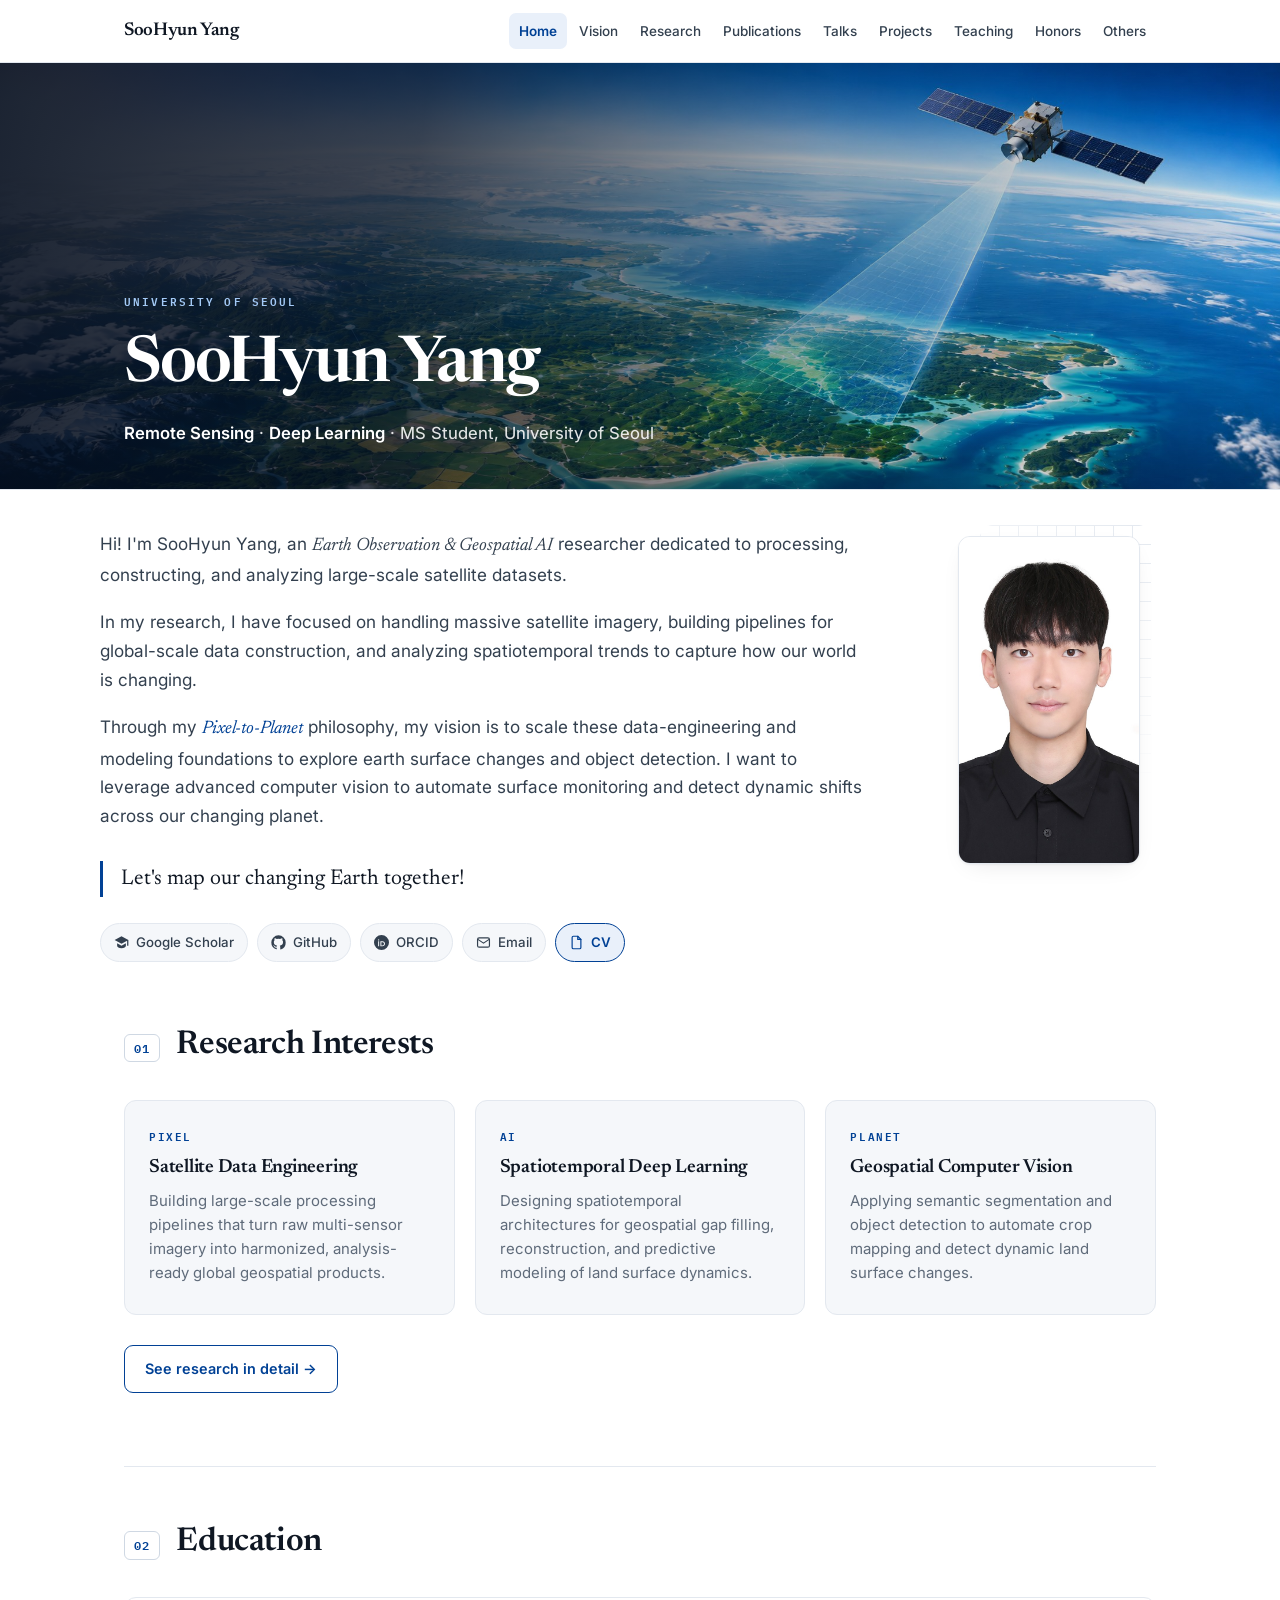
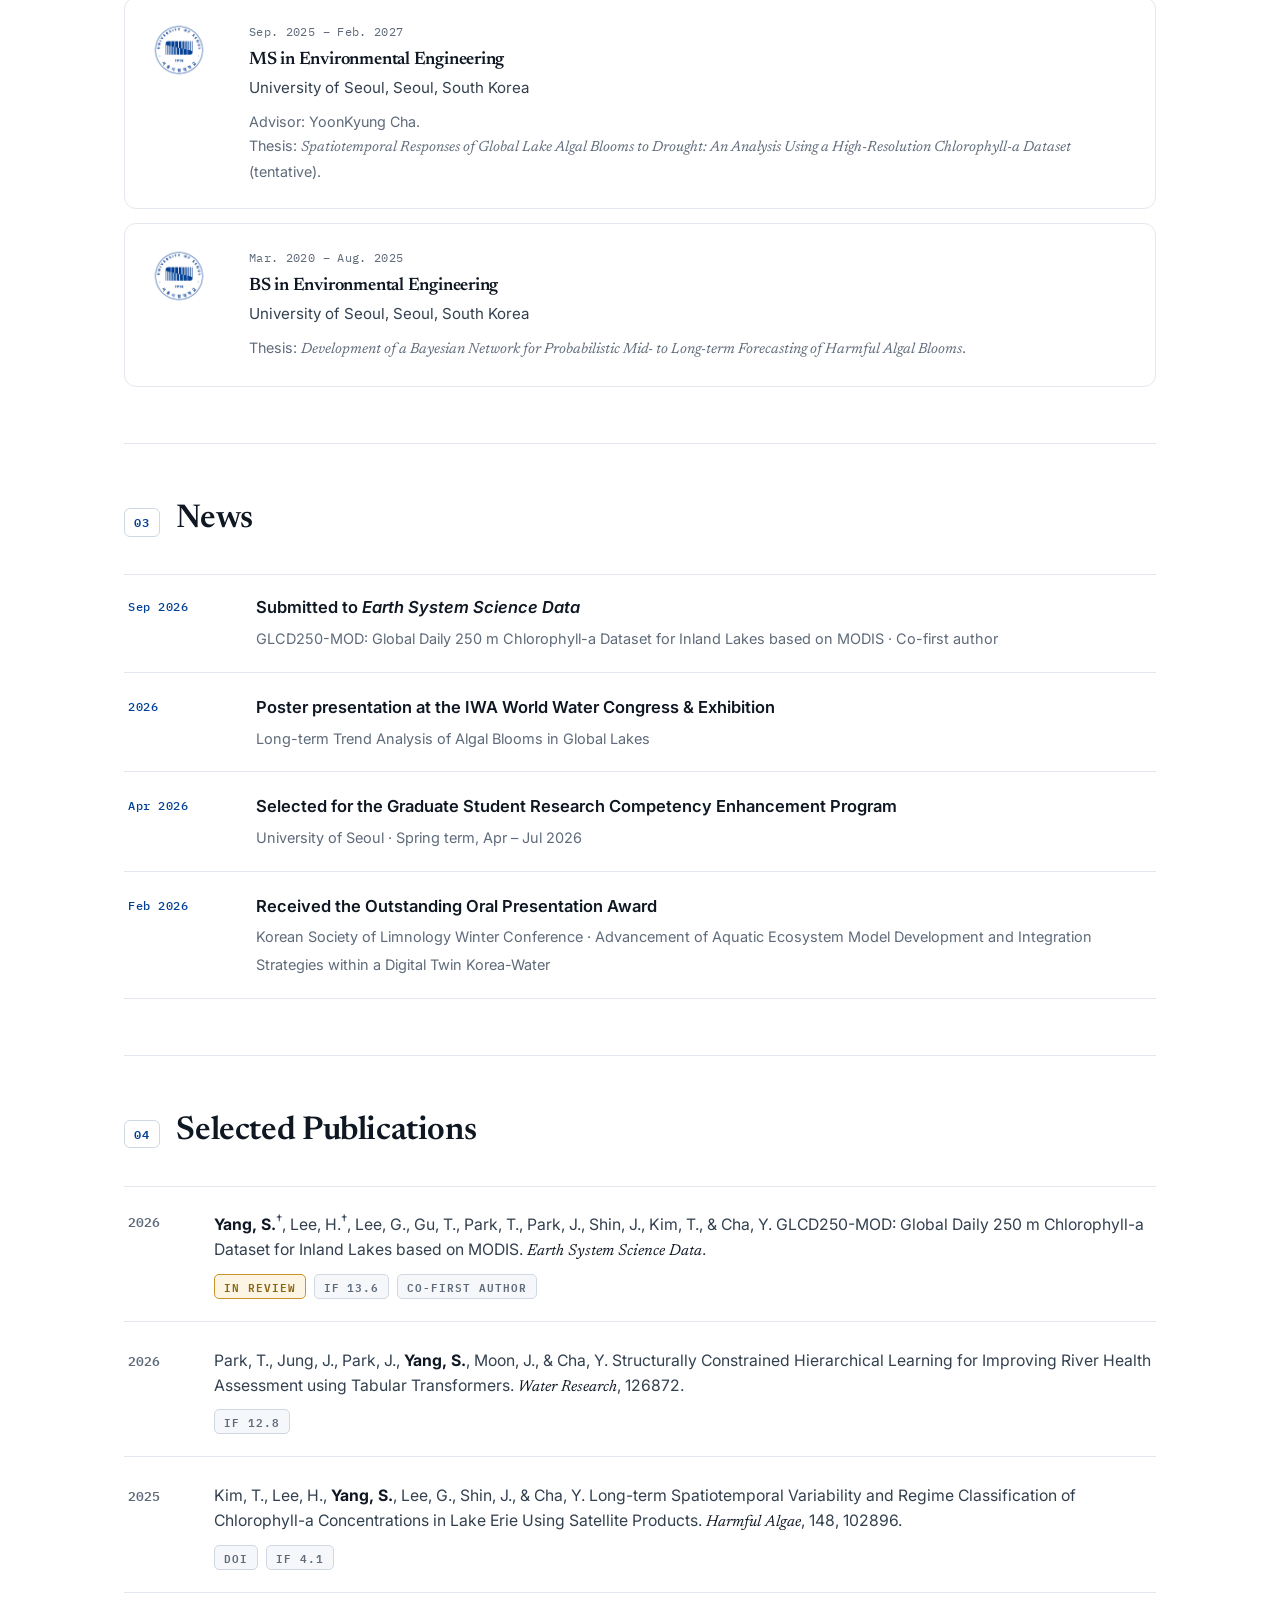
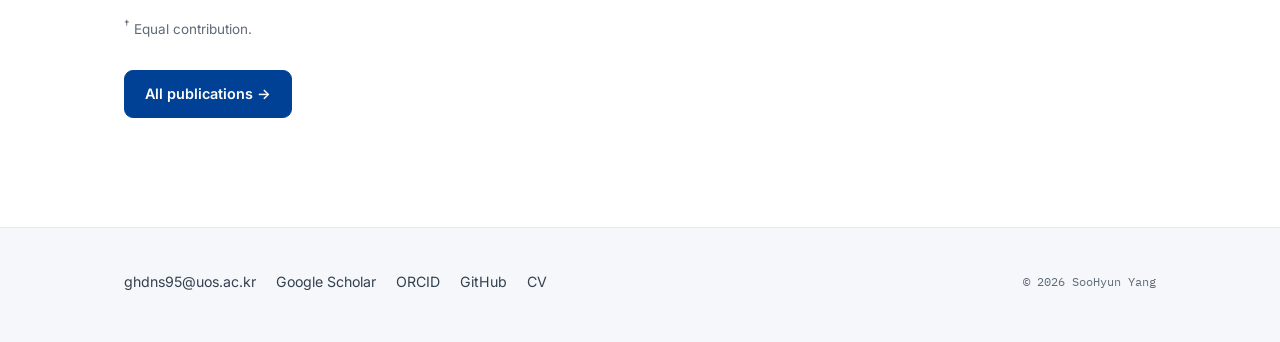
<file: index.html>
<!DOCTYPE html>
<html lang="en">
<head>
<meta charset="UTF-8">
<meta name="viewport" content="width=device-width, initial-scale=1.0">
<title>SooHyun Yang — Earth Observation &amp; Geospatial AI</title>
<meta name="description" content="SooHyun Yang — MS student in Environmental Engineering at the University of Seoul, working on Earth observation, geospatial AI, and global lake water quality from satellite imagery.">
<meta name="author" content="SooHyun Yang">
<link rel="canonical" href="https://yang-soohyun.github.io/Intro_YSH/index.html">

<meta property="og:type" content="website">
<meta property="og:site_name" content="SooHyun Yang">
<meta property="og:title" content="SooHyun Yang — Earth Observation &amp; Geospatial AI">
<meta property="og:description" content="MS student in Environmental Engineering at the University of Seoul. Reconstructing, monitoring, and forecasting coupled land–water dynamics from space.">
<meta property="og:url" content="https://yang-soohyun.github.io/Intro_YSH/index.html">
<meta property="og:image" content="https://yang-soohyun.github.io/Intro_YSH/figures/og-image.jpg">
<meta property="og:image:width" content="1200">
<meta property="og:image:height" content="630">
<meta property="og:image:alt" content="SooHyun Yang — Earth Observation &amp; Geospatial AI, University of Seoul">
<meta name="twitter:card" content="summary_large_image">
<meta name="twitter:title" content="SooHyun Yang — Earth Observation &amp; Geospatial AI">
<meta name="twitter:description" content="MS student in Environmental Engineering at the University of Seoul. Reconstructing, monitoring, and forecasting coupled land–water dynamics from space.">
<meta name="twitter:image" content="https://yang-soohyun.github.io/Intro_YSH/figures/og-image.jpg">

<link rel="icon" href="figures/favicon.ico" sizes="any">
<link rel="icon" type="image/png" sizes="32x32" href="figures/favicon-32.png">
<link rel="icon" type="image/png" sizes="16x16" href="figures/favicon-16.png">
<link rel="apple-touch-icon" href="figures/apple-touch-icon.png">

<link rel="preconnect" href="https://fonts.googleapis.com">
<link rel="preconnect" href="https://fonts.gstatic.com" crossorigin>
<link href="https://fonts.googleapis.com/css2?family=IBM+Plex+Mono:wght@400;500;600&family=Inter:wght@400;450;500;600;700;750&family=Newsreader:ital,opsz,wght@0,6..72,400..700;1,6..72,400..600&display=swap" rel="stylesheet">
<link rel="stylesheet" href="css/style.css">
</head>
<body>
<a class="skip" href="#main">Skip to content</a>

<header class="nav">
  <div class="nav__in">
    <a class="nav__brand" href="index.html">SooHyun Yang</a>
    <button class="iconbtn nav__burger" data-menu-toggle aria-expanded="false" aria-controls="nav-links" aria-label="Open menu">
      <svg viewBox="0 0 24 24" width="19" height="19" fill="none" stroke="currentColor" stroke-width="2" stroke-linecap="round"><path d="M3 6h18M3 12h18M3 18h18"/></svg>
    </button>
    <ul class="nav__links" id="nav-links">
      <li><a href="index.html">Home</a></li>
      <li><a href="vision.html">Vision</a></li>
      <li><a href="research.html">Research</a></li>
      <li><a href="publications.html">Publications</a></li>
      <li><a href="talks.html">Talks</a></li>
      <li><a href="projects.html">Projects</a></li>
      <li><a href="teaching.html">Teaching</a></li>
      <li><a href="honors.html">Honors</a></li>
      <li><a href="others.html">Others</a></li>
    </ul>
  </div>
</header>

<main id="main">

  <!-- ================= HERO BANNER ================= -->
  <section class="banner">
    <img class="banner__img" src="figures/hero-earth.jpg"
         alt="Satellite observing Earth's land and coastal waters from orbit" width="1672" height="941">
    <div class="banner__in wrap">
      <p class="hero__eyebrow">University of Seoul</p>
      <h1>SooHyun Yang</h1>
      <p class="hero__tagline"><b>Remote Sensing</b> &middot; <b>Deep Learning</b> &middot; MS Student, University of Seoul</p>
    </div>
  </section>

  <!-- ================= INTRO ================= -->
  <section class="intro wrap">
    <div class="intro__grid">
      <div class="intro__body">
        <p>Hi! I'm SooHyun Yang, an <em>Earth Observation &amp; Geospatial AI</em> researcher dedicated to processing, constructing, and analyzing large-scale satellite datasets.</p>
        <p>In my research, I have focused on handling massive satellite imagery, building pipelines for global-scale data construction, and analyzing spatiotemporal trends to capture how our world is changing.</p>
        <p>Through my <a href="vision.html"><em>Pixel-to-Planet</em></a> philosophy, my vision is to scale these data-engineering and modeling foundations to explore earth surface changes and object detection. I want to leverage advanced computer vision to automate surface monitoring and detect dynamic shifts across our changing planet.</p>
        <p class="intro__kicker">Let's map our changing Earth together!</p>
        <ul class="social">
          <li><a href="https://scholar.google.com/citations?user=oVDOTsUAAAAJ&amp;hl=en" target="_blank" rel="noopener" title="Google Scholar">
            <svg viewBox="0 0 24 24" fill="currentColor" aria-hidden="true"><path d="M12 2 1 8l11 6 9-4.9V17h2V8L12 2zM5 13.2V17c0 2.2 3.1 4 7 4s7-1.8 7-4v-3.8l-7 3.8-7-3.8z"/></svg>Google Scholar</a></li>
          <li><a href="https://github.com/Yang-SooHyun" target="_blank" rel="noopener" title="GitHub">
            <svg viewBox="0 0 24 24" fill="currentColor" aria-hidden="true"><path d="M12 .5A11.5 11.5 0 0 0 .5 12a11.5 11.5 0 0 0 7.9 10.9c.6.1.8-.2.8-.6v-2c-3.2.7-3.9-1.5-3.9-1.5-.5-1.3-1.3-1.7-1.3-1.7-1-.7.1-.7.1-.7 1.1.1 1.7 1.2 1.7 1.2 1 1.7 2.7 1.2 3.3.9.1-.7.4-1.2.7-1.5-2.6-.3-5.3-1.3-5.3-5.7 0-1.3.5-2.3 1.2-3.1-.1-.3-.5-1.5.1-3.1 0 0 1-.3 3.2 1.2a11 11 0 0 1 5.8 0c2.2-1.5 3.2-1.2 3.2-1.2.6 1.6.2 2.8.1 3.1.8.8 1.2 1.8 1.2 3.1 0 4.4-2.7 5.4-5.3 5.7.4.4.8 1.1.8 2.2v3.3c0 .4.2.7.8.6A11.5 11.5 0 0 0 23.5 12 11.5 11.5 0 0 0 12 .5z"/></svg>GitHub</a></li>
          <li><a href="https://orcid.org/0009-0007-9142-8131" target="_blank" rel="noopener" title="ORCID">
            <svg viewBox="0 0 24 24" fill="currentColor" aria-hidden="true"><path d="M12 0a12 12 0 1 0 0 24 12 12 0 0 0 0-24zM7.4 6.8a1 1 0 1 1 0 2 1 1 0 0 1 0-2zm-.8 3.1h1.6v8.1H6.6V9.9zm3.6 0h3.1c3 0 4.3 2.1 4.3 4.1 0 2.1-1.7 4-4.3 4h-3.1V9.9zm1.6 1.5v5.2h1.4c1.9 0 2.8-1.2 2.8-2.6 0-1.5-.9-2.6-2.8-2.6h-1.4z"/></svg>ORCID</a></li>
          <li><a href="mailto:ghdns95@uos.ac.kr" title="Email">
            <svg viewBox="0 0 24 24" fill="none" stroke="currentColor" stroke-width="1.9" aria-hidden="true"><rect x="2.5" y="4.5" width="19" height="15" rx="2.5"/><path d="m3 7 9 6 9-6"/></svg>Email</a></li>
          <li><a class="is-cv" href="assets/CV_SooHyun_Yang_2026-10-12.pdf" target="_blank" rel="noopener" title="Curriculum Vitae (PDF)">
            <svg viewBox="0 0 24 24" fill="none" stroke="currentColor" stroke-width="1.9" stroke-linecap="round" stroke-linejoin="round" aria-hidden="true"><path d="M14 2H7a2 2 0 0 0-2 2v16a2 2 0 0 0 2 2h10a2 2 0 0 0 2-2V7z"/><path d="M14 2v5h5"/></svg>CV</a></li>
        </ul>
      </div>
      <figure class="portrait">
        <img src="figures/profile.jpg" alt="Portrait of SooHyun Yang" width="262" height="328">
      </figure>
    </div>
  </section>

  <div class="wrap">

    <!-- ================= 01 RESEARCH INTERESTS ================= -->
    <section class="section" id="interests">
      <div class="section__head">
        <span class="section__num">01</span>
        <h2>Research Interests</h2>
      </div>
      <div class="cards">
        <article class="card">
          <span class="card__tag">Pixel</span>
          <h3>Satellite Data Engineering</h3>
          <p>Building large-scale processing pipelines that turn raw multi-sensor imagery into harmonized, analysis-ready global geospatial products.</p>
        </article>
        <article class="card">
          <span class="card__tag">AI</span>
          <h3>Spatiotemporal Deep Learning</h3>
          <p>Designing spatiotemporal architectures for geospatial gap filling, reconstruction, and predictive modeling of land surface dynamics.</p>
        </article>
        <article class="card">
          <span class="card__tag">Planet</span>
          <h3>Geospatial Computer Vision</h3>
          <p>Applying semantic segmentation and object detection to automate crop mapping and detect dynamic land surface changes.</p>
        </article>
      </div>
      <p class="more"><a class="btn btn--ghost" href="research.html">See research in detail →</a></p>
    </section>

    <!-- ================= 02 EDUCATION ================= -->
    <section class="section" id="education">
      <div class="section__head">
        <span class="section__num">02</span>
        <h2>Education</h2>
      </div>
      <ol class="edu">
        <li>
          <img class="edu__logo" src="figures/logo-uos.png" alt="University of Seoul emblem" width="56" height="56" loading="lazy">
          <div>
            <p class="edu__date">Sep. 2025 – Feb. 2027</p>
            <h3>MS in Environmental Engineering</h3>
            <p class="edu__school">University of Seoul, Seoul, South Korea</p>
            <p class="edu__meta">Advisor: YoonKyung Cha.<br>
              Thesis: <em>Spatiotemporal Responses of Global Lake Algal Blooms to Drought: An Analysis Using a High-Resolution Chlorophyll-a Dataset</em> (tentative).</p>
          </div>
        </li>
        <li>
          <img class="edu__logo" src="figures/logo-uos.png" alt="University of Seoul emblem" width="56" height="56" loading="lazy">
          <div>
            <p class="edu__date">Mar. 2020 – Aug. 2025</p>
            <h3>BS in Environmental Engineering</h3>
            <p class="edu__school">University of Seoul, Seoul, South Korea</p>
            <p class="edu__meta">Thesis: <em>Development of a Bayesian Network for Probabilistic Mid- to Long-term Forecasting of Harmful Algal Blooms</em>.</p>
          </div>
        </li>
      </ol>
    </section>

    <!-- ================= 03 NEWS ================= -->
    <section class="section" id="news">
      <div class="section__head">
        <span class="section__num">03</span>
        <h2>News</h2>
      </div>
      <ul class="news">
        <li>
          <span class="news__date">Sep 2026</span>
          <div class="news__body">
            <strong>Submitted to <i>Earth System Science Data</i></strong>
            <span>GLCD250-MOD: Global Daily 250 m Chlorophyll-a Dataset for Inland Lakes based on MODIS · Co-first author</span>
          </div>
        </li>
        <li>
          <!-- TODO: replace "2026" with the actual month once the congress dates are confirmed -->
          <span class="news__date">2026</span>
          <div class="news__body">
            <strong>Poster presentation at the IWA World Water Congress &amp; Exhibition</strong>
            <span>Long-term Trend Analysis of Algal Blooms in Global Lakes</span>
          </div>
        </li>
        <li>
          <span class="news__date">Apr 2026</span>
          <div class="news__body">
            <strong>Selected for the Graduate Student Research Competency Enhancement Program</strong>
            <span>University of Seoul · Spring term, Apr – Jul 2026</span>
          </div>
        </li>
        <li>
          <span class="news__date">Feb 2026</span>
          <div class="news__body">
            <strong>Received the Outstanding Oral Presentation Award</strong>
            <span>Korean Society of Limnology Winter Conference · Advancement of Aquatic Ecosystem Model Development and Integration Strategies within a Digital Twin Korea-Water</span>
          </div>
        </li>
      </ul>
    </section>

    <!-- ================= 04 SELECTED PUBLICATIONS ================= -->
    <section class="section" id="publications">
      <div class="section__head">
        <span class="section__num">04</span>
        <h2>Selected Publications</h2>
      </div>
      <ol class="pubs">
        <li>
          <span class="pubs__year">2026</span>
          <div class="pubs__body">
            <span class="me">Yang, S.</span><sup>†</sup>, Lee, H.<sup>†</sup>, Lee, G., Gu, T., Park, T., Park, J., Shin, J., Kim, T., &amp; Cha, Y.
            GLCD250-MOD: Global Daily 250 m Chlorophyll-a Dataset for Inland Lakes based on MODIS.
            <span class="venue">Earth System Science Data</span>.
            <span class="pubs__links">
              <span class="chip chip--review">In review</span>
              <span class="chip">IF 13.6</span>
              <span class="chip">Co-first author</span>
            </span>
          </div>
        </li>
        <li>
          <span class="pubs__year">2026</span>
          <div class="pubs__body">
            Park, T., Jung, J., Park, J., <span class="me">Yang, S.</span>, Moon, J., &amp; Cha, Y.
            Structurally Constrained Hierarchical Learning for Improving River Health Assessment using Tabular Transformers.
            <span class="venue">Water Research</span>, 126872.
            <span class="pubs__links">
              <span class="chip">IF 12.8</span>
            </span>
          </div>
        </li>
        <li>
          <span class="pubs__year">2025</span>
          <div class="pubs__body">
            Kim, T., Lee, H., <span class="me">Yang, S.</span>, Lee, G., Shin, J., &amp; Cha, Y.
            Long-term Spatiotemporal Variability and Regime Classification of Chlorophyll-a Concentrations in Lake Erie Using Satellite Products.
            <span class="venue">Harmful Algae</span>, 148, 102896.
            <span class="pubs__links">
              <a class="chip" href="https://doi.org/10.1016/j.hal.2025.102896" target="_blank" rel="noopener">DOI</a>
              <span class="chip">IF 4.1</span>
            </span>
          </div>
        </li>
      </ol>
      <p class="footnote"><sup>†</sup> Equal contribution.</p>
      <p class="more"><a class="btn" href="publications.html">All publications →</a></p>
    </section>

  </div>
</main>

<footer class="foot">
  <div class="wrap foot__grid">
    <ul class="foot__links">
      <li><a href="mailto:ghdns95@uos.ac.kr">ghdns95@uos.ac.kr</a></li>
      <li><a href="https://scholar.google.com/citations?user=oVDOTsUAAAAJ&amp;hl=en" target="_blank" rel="noopener">Google Scholar</a></li>
      <li><a href="https://orcid.org/0009-0007-9142-8131" target="_blank" rel="noopener">ORCID</a></li>
      <li><a href="https://github.com/Yang-SooHyun" target="_blank" rel="noopener">GitHub</a></li>
      <li><a href="assets/CV_SooHyun_Yang_2026-08-24.pdf" target="_blank" rel="noopener">CV</a></li>
    </ul>
    <p class="foot__copy">© 2026 SooHyun Yang</p>
  </div>
</footer>

<script src="js/main.js"></script>
</body>
</html>
</file>
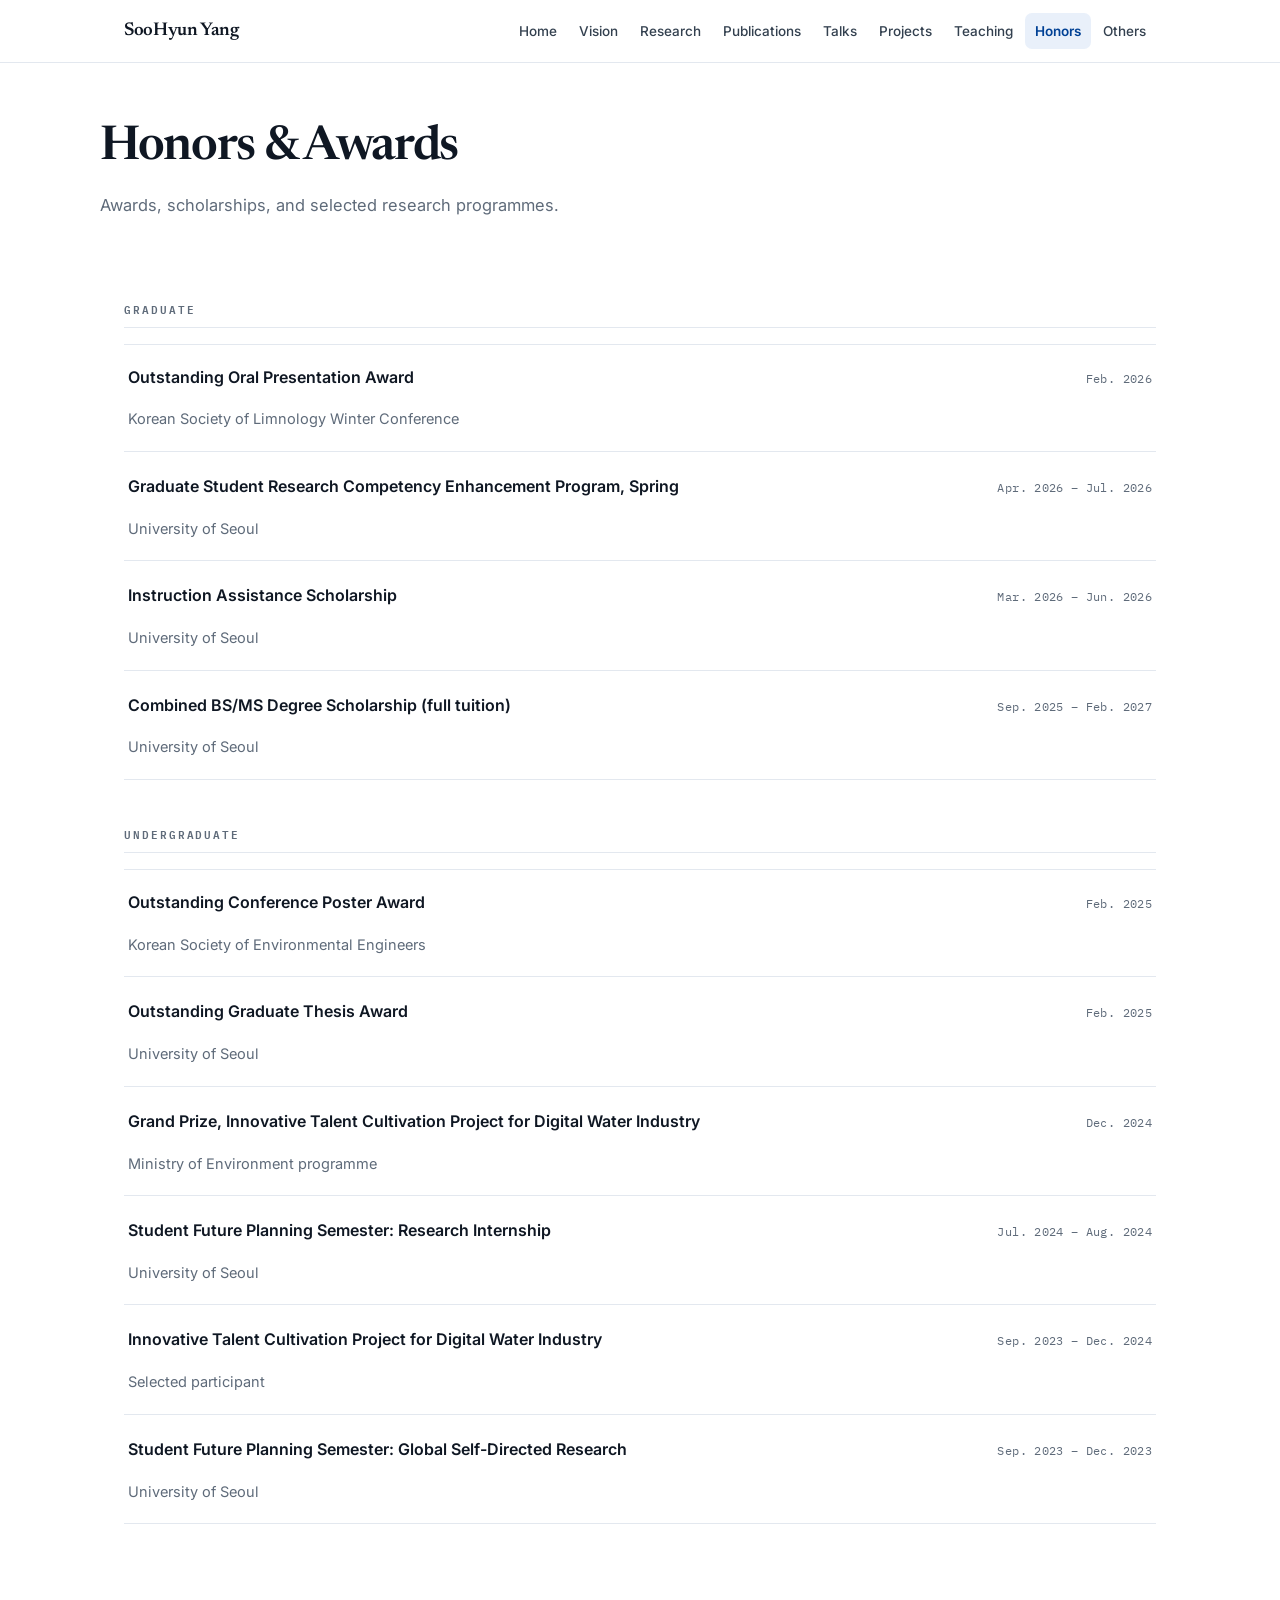
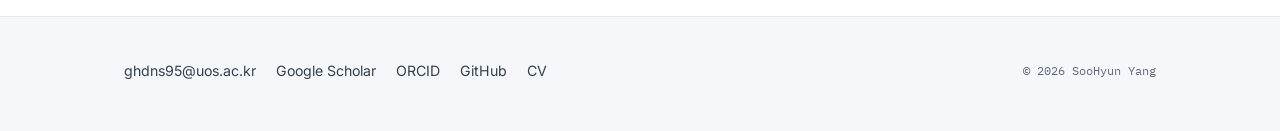
<file: honors.html>
<!DOCTYPE html>
<html lang="en">
<head>
<meta charset="UTF-8">
<meta name="viewport" content="width=device-width, initial-scale=1.0">
<title>Honors &amp; Awards — SooHyun Yang</title>
<meta name="description" content="Awards, scholarships, and research programmes received by SooHyun Yang at the University of Seoul.">
<meta name="author" content="SooHyun Yang">
<link rel="canonical" href="https://yang-soohyun.github.io/Intro_YSH/honors.html">
<meta property="og:type" content="website">
<meta property="og:site_name" content="SooHyun Yang">
<meta property="og:title" content="Honors &amp; Awards — SooHyun Yang">
<meta property="og:description" content="Awards, scholarships, and research programmes received by SooHyun Yang at the University of Seoul.">
<meta property="og:url" content="https://yang-soohyun.github.io/Intro_YSH/honors.html">
<meta property="og:image" content="https://yang-soohyun.github.io/Intro_YSH/figures/og-image.jpg">
<meta property="og:image:width" content="1200">
<meta property="og:image:height" content="630">
<meta name="twitter:card" content="summary_large_image">
<meta name="twitter:title" content="Honors &amp; Awards — SooHyun Yang">
<meta name="twitter:description" content="Awards, scholarships, and research programmes received by SooHyun Yang at the University of Seoul.">
<meta name="twitter:image" content="https://yang-soohyun.github.io/Intro_YSH/figures/og-image.jpg">
<link rel="icon" href="figures/favicon.ico" sizes="any">
<link rel="icon" type="image/png" sizes="32x32" href="figures/favicon-32.png">
<link rel="icon" type="image/png" sizes="16x16" href="figures/favicon-16.png">
<link rel="apple-touch-icon" href="figures/apple-touch-icon.png">
<link rel="preconnect" href="https://fonts.googleapis.com">
<link rel="preconnect" href="https://fonts.gstatic.com" crossorigin>
<link href="https://fonts.googleapis.com/css2?family=IBM+Plex+Mono:wght@400;500;600&family=Inter:wght@400;450;500;600;700;750&family=Newsreader:ital,opsz,wght@0,6..72,400..700;1,6..72,400..600&display=swap" rel="stylesheet">
<link rel="stylesheet" href="css/style.css">
</head>
<body>
<a class="skip" href="#main">Skip to content</a>

<header class="nav">
  <div class="nav__in">
    <a class="nav__brand" href="index.html">SooHyun Yang</a>
    <button class="iconbtn nav__burger" data-menu-toggle aria-expanded="false" aria-controls="nav-links" aria-label="Open menu">
      <svg viewBox="0 0 24 24" width="19" height="19" fill="none" stroke="currentColor" stroke-width="2" stroke-linecap="round"><path d="M3 6h18M3 12h18M3 18h18"/></svg>
    </button>
    <ul class="nav__links" id="nav-links">
      <li><a href="index.html">Home</a></li>
      <li><a href="vision.html">Vision</a></li>
      <li><a href="research.html">Research</a></li>
      <li><a href="publications.html">Publications</a></li>
      <li><a href="talks.html">Talks</a></li>
      <li><a href="projects.html">Projects</a></li>
      <li><a href="teaching.html">Teaching</a></li>
      <li><a href="honors.html">Honors</a></li>
      <li><a href="others.html">Others</a></li>
    </ul>
  </div>
</header>

<main id="main">
  <section class="page-head wrap">
    <h1>Honors &amp; Awards</h1>
    <p>Awards, scholarships, and selected research programmes.</p>
  </section>

  <div class="wrap">

    <section class="section">
      <p class="group-label">Graduate</p>
      <ul class="entries">
        <li>
          <span class="entries__title">Outstanding Oral Presentation Award</span>
          <span class="entries__date">Feb. 2026</span>
          <p class="entries__sub">Korean Society of Limnology Winter Conference</p>
        </li>
        <li>
          <span class="entries__title">Graduate Student Research Competency Enhancement Program, Spring</span>
          <span class="entries__date">Apr. 2026 – Jul. 2026</span>
          <p class="entries__sub">University of Seoul</p>
        </li>
        <li>
          <span class="entries__title">Instruction Assistance Scholarship</span>
          <span class="entries__date">Mar. 2026 – Jun. 2026</span>
          <p class="entries__sub">University of Seoul</p>
        </li>
        <li>
          <span class="entries__title">Combined BS/MS Degree Scholarship (full tuition)</span>
          <span class="entries__date">Sep. 2025 – Feb. 2027</span>
          <p class="entries__sub">University of Seoul</p>
        </li>
      </ul>
      <p class="group-label">Undergraduate</p>
      <ul class="entries">
        <li>
          <span class="entries__title">Outstanding Conference Poster Award</span>
          <span class="entries__date">Feb. 2025</span>
          <p class="entries__sub">Korean Society of Environmental Engineers</p>
        </li>
        <li>
          <span class="entries__title">Outstanding Graduate Thesis Award</span>
          <span class="entries__date">Feb. 2025</span>
          <p class="entries__sub">University of Seoul</p>
        </li>
        <li>
          <span class="entries__title">Grand Prize, Innovative Talent Cultivation Project for Digital Water Industry</span>
          <span class="entries__date">Dec. 2024</span>
          <p class="entries__sub">Ministry of Environment programme</p>
        </li>
        <li>
          <span class="entries__title">Student Future Planning Semester: Research Internship</span>
          <span class="entries__date">Jul. 2024 – Aug. 2024</span>
          <p class="entries__sub">University of Seoul</p>
        </li>
        <li>
          <span class="entries__title">Innovative Talent Cultivation Project for Digital Water Industry</span>
          <span class="entries__date">Sep. 2023 – Dec. 2024</span>
          <p class="entries__sub">Selected participant</p>
        </li>
        <li>
          <span class="entries__title">Student Future Planning Semester: Global Self-Directed Research</span>
          <span class="entries__date">Sep. 2023 – Dec. 2023</span>
          <p class="entries__sub">University of Seoul</p>
        </li>
      </ul>
    </section>
  </div>
</main>

<footer class="foot">
  <div class="wrap foot__grid">
    <ul class="foot__links">
      <li><a href="mailto:ghdns95@uos.ac.kr">ghdns95@uos.ac.kr</a></li>
      <li><a href="https://scholar.google.com/citations?user=oVDOTsUAAAAJ&amp;hl=en" target="_blank" rel="noopener">Google Scholar</a></li>
      <li><a href="https://orcid.org/0009-0007-9142-8131" target="_blank" rel="noopener">ORCID</a></li>
      <li><a href="https://github.com/Yang-SooHyun" target="_blank" rel="noopener">GitHub</a></li>
      <li><a href="assets/CV_SooHyun_Yang_2026-10-12.pdf" target="_blank" rel="noopener">CV</a></li>
    </ul>
    <p class="foot__copy">© 2026 SooHyun Yang</p>
  </div>
</footer>

<script src="js/main.js"></script>
</body>
</html>
</file>
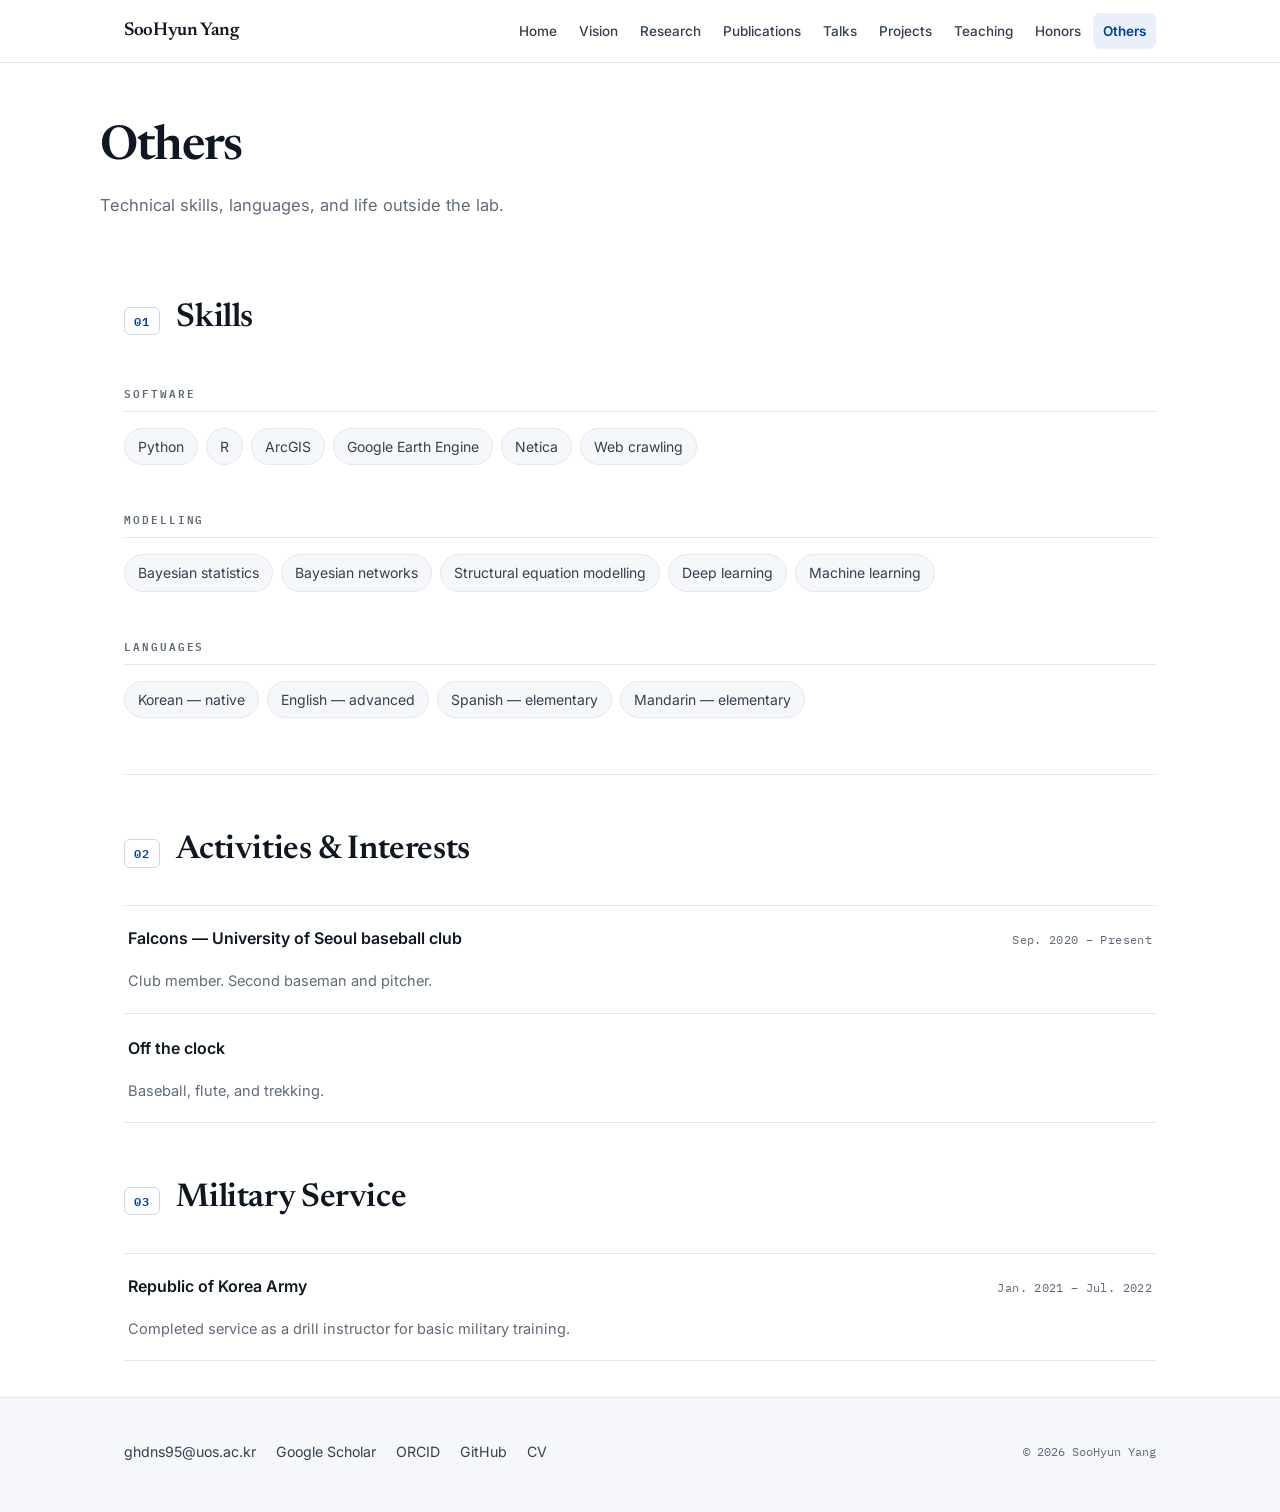
<file: others.html>
<!DOCTYPE html>
<html lang="en">
<head>
<meta charset="UTF-8">
<meta name="viewport" content="width=device-width, initial-scale=1.0">
<title>Others — SooHyun Yang</title>
<meta name="description" content="Technical skills, modelling methods, languages, and personal interests.">
<meta name="author" content="SooHyun Yang">
<link rel="canonical" href="https://yang-soohyun.github.io/Intro_YSH/others.html">
<meta property="og:type" content="website">
<meta property="og:site_name" content="SooHyun Yang">
<meta property="og:title" content="Others — SooHyun Yang">
<meta property="og:description" content="Technical skills, modelling methods, languages, and personal interests.">
<meta property="og:url" content="https://yang-soohyun.github.io/Intro_YSH/others.html">
<meta property="og:image" content="https://yang-soohyun.github.io/Intro_YSH/figures/og-image.jpg">
<meta property="og:image:width" content="1200">
<meta property="og:image:height" content="630">
<meta name="twitter:card" content="summary_large_image">
<meta name="twitter:title" content="Others — SooHyun Yang">
<meta name="twitter:description" content="Technical skills, modelling methods, languages, and personal interests.">
<meta name="twitter:image" content="https://yang-soohyun.github.io/Intro_YSH/figures/og-image.jpg">
<link rel="icon" href="figures/favicon.ico" sizes="any">
<link rel="icon" type="image/png" sizes="32x32" href="figures/favicon-32.png">
<link rel="icon" type="image/png" sizes="16x16" href="figures/favicon-16.png">
<link rel="apple-touch-icon" href="figures/apple-touch-icon.png">
<link rel="preconnect" href="https://fonts.googleapis.com">
<link rel="preconnect" href="https://fonts.gstatic.com" crossorigin>
<link href="https://fonts.googleapis.com/css2?family=IBM+Plex+Mono:wght@400;500;600&family=Inter:wght@400;450;500;600;700;750&family=Newsreader:ital,opsz,wght@0,6..72,400..700;1,6..72,400..600&display=swap" rel="stylesheet">
<link rel="stylesheet" href="css/style.css">
</head>
<body>
<a class="skip" href="#main">Skip to content</a>

<header class="nav">
  <div class="nav__in">
    <a class="nav__brand" href="index.html">SooHyun Yang</a>
    <button class="iconbtn nav__burger" data-menu-toggle aria-expanded="false" aria-controls="nav-links" aria-label="Open menu">
      <svg viewBox="0 0 24 24" width="19" height="19" fill="none" stroke="currentColor" stroke-width="2" stroke-linecap="round"><path d="M3 6h18M3 12h18M3 18h18"/></svg>
    </button>
    <ul class="nav__links" id="nav-links">
      <li><a href="index.html">Home</a></li>
      <li><a href="vision.html">Vision</a></li>
      <li><a href="research.html">Research</a></li>
      <li><a href="publications.html">Publications</a></li>
      <li><a href="talks.html">Talks</a></li>
      <li><a href="projects.html">Projects</a></li>
      <li><a href="teaching.html">Teaching</a></li>
      <li><a href="honors.html">Honors</a></li>
      <li><a href="others.html">Others</a></li>
    </ul>
  </div>
</header>

<main id="main">
  <section class="page-head wrap">
    <h1>Others</h1>
    <p>Technical skills, languages, and life outside the lab.</p>
  </section>

  <div class="wrap">

    <section class="section">
      <div class="section__head"><span class="section__num">01</span><h2>Skills</h2></div>

      <p class="group-label">Software</p>
      <ul class="tags">
        <li>Python</li><li>R</li><li>ArcGIS</li><li>Google Earth Engine</li><li>Netica</li><li>Web crawling</li>
      </ul>

      <p class="group-label">Modelling</p>
      <ul class="tags">
        <li>Bayesian statistics</li><li>Bayesian networks</li><li>Structural equation modelling</li>
        <li>Deep learning</li><li>Machine learning</li>
      </ul>

      <p class="group-label">Languages</p>
      <ul class="tags">
        <li>Korean — native</li><li>English — advanced</li><li>Spanish — elementary</li><li>Mandarin — elementary</li>
      </ul>
    </section>

    <section class="section">
      <div class="section__head"><span class="section__num">02</span><h2>Activities &amp; Interests</h2></div>
      <ul class="entries">
        <li>
          <span class="entries__title">Falcons — University of Seoul baseball club</span>
          <span class="entries__date">Sep. 2020 – Present</span>
          <p class="entries__sub">Club member. Second baseman and pitcher.</p>
        </li>
        <li>
          <span class="entries__title">Off the clock</span>
          <span class="entries__date"></span>
          <p class="entries__sub">Baseball, flute, and trekking.</p>
        </li>
      </ul>
    </section>

    <Military service is listed on the CV. Uncomment if you want it on the site as well.
    <section class="section">
      <div class="section__head"><span class="section__num">03</span><h2>Military Service</h2></div>
      <ul class="entries">
        <li>
          <span class="entries__title">Republic of Korea Army</span>
          <span class="entries__date">Jan. 2021 – Jul. 2022</span>
          <p class="entries__sub">Completed service as a drill instructor for basic military training.</p>
        </li>
      </ul>
    </section>
  </div>
</main>

<footer class="foot">
  <div class="wrap foot__grid">
    <ul class="foot__links">
      <li><a href="mailto:ghdns95@uos.ac.kr">ghdns95@uos.ac.kr</a></li>
      <li><a href="https://scholar.google.com/citations?user=oVDOTsUAAAAJ&amp;hl=en" target="_blank" rel="noopener">Google Scholar</a></li>
      <li><a href="https://orcid.org/0009-0007-9142-8131" target="_blank" rel="noopener">ORCID</a></li>
      <li><a href="https://github.com/Yang-SooHyun" target="_blank" rel="noopener">GitHub</a></li>
      <li><a href="assets/CV_SooHyun_Yang_2026-10-12.pdf" target="_blank" rel="noopener">CV</a></li>
    </ul>
    <p class="foot__copy">© 2026 SooHyun Yang</p>
  </div>
</footer>

<script src="js/main.js"></script>
</body>
</html>
</file>
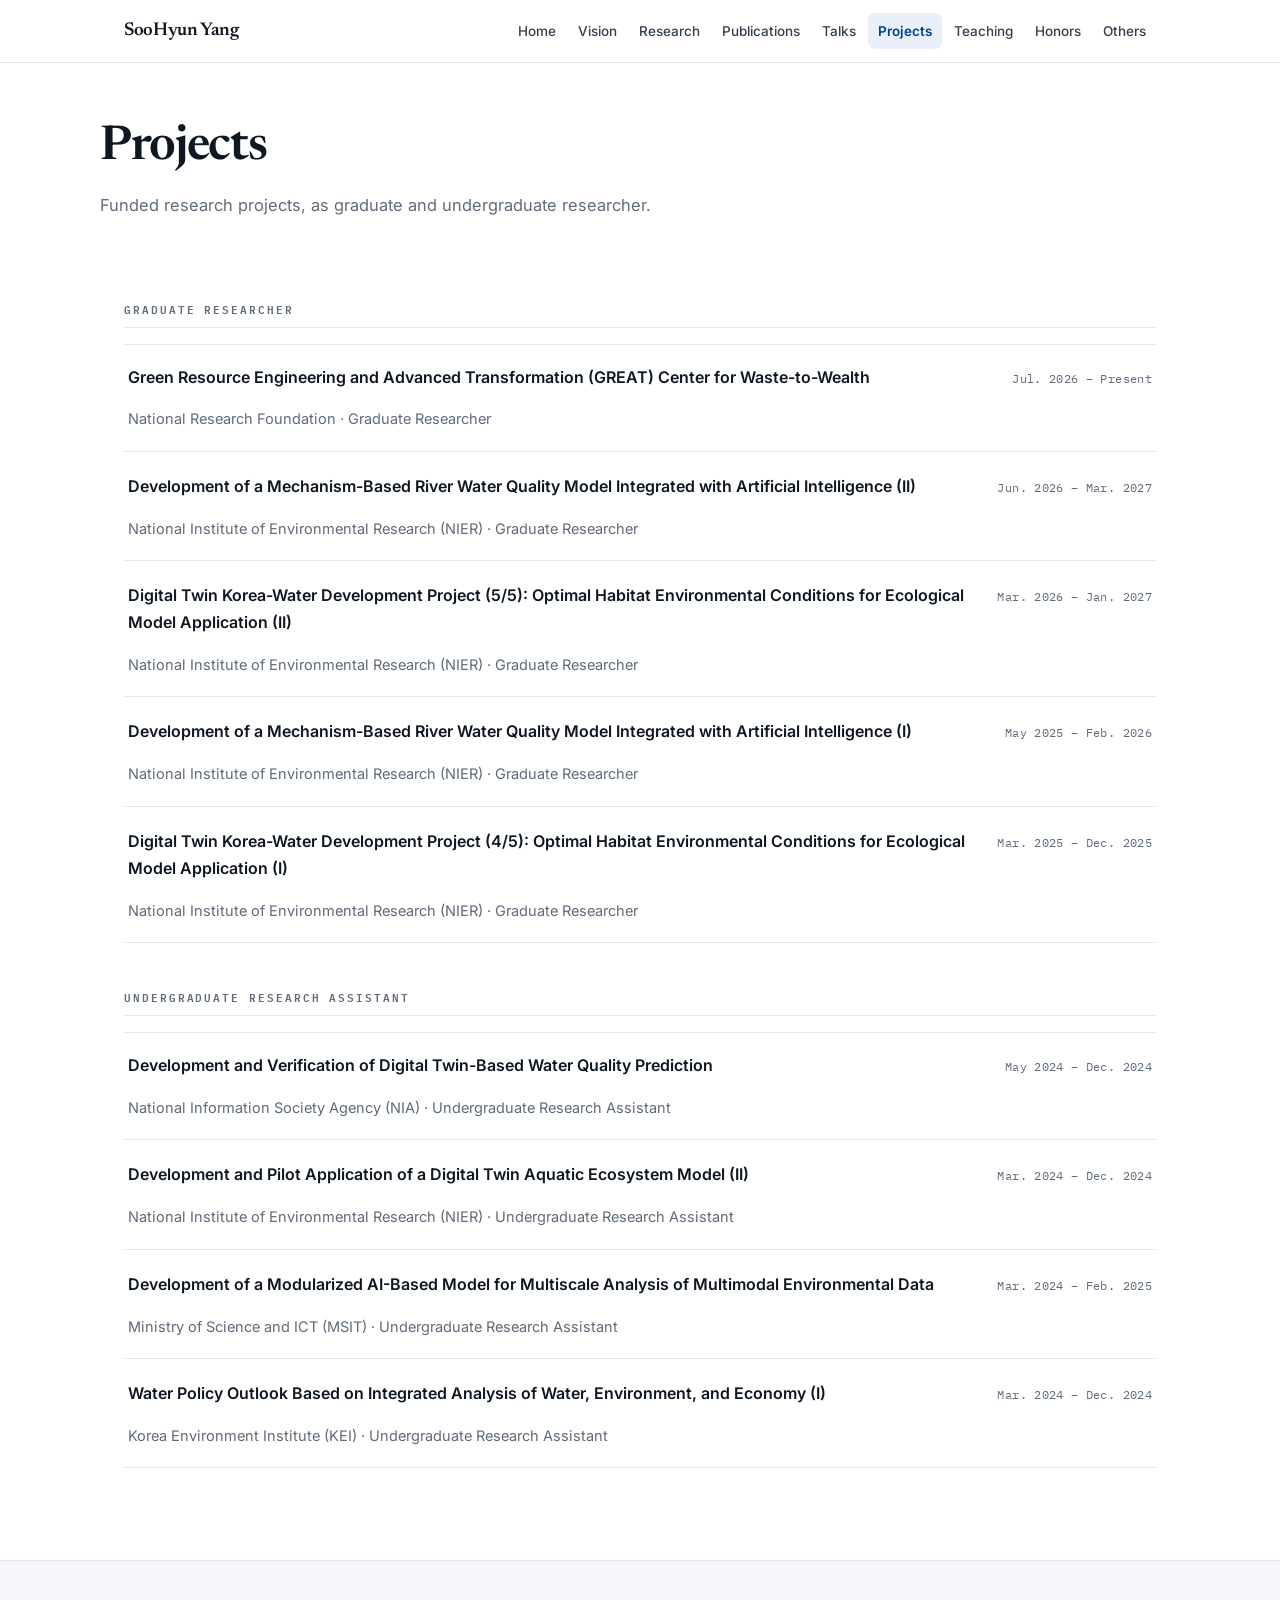
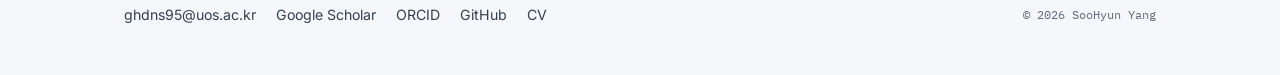
<file: projects.html>
<!DOCTYPE html>
<html lang="en">
<head>
<meta charset="UTF-8">
<meta name="viewport" content="width=device-width, initial-scale=1.0">
<title>Projects — SooHyun Yang</title>
<meta name="description" content="Funded research projects on digital twin water systems, AI-based water quality modelling, and ecological models.">
<meta name="author" content="SooHyun Yang">
<link rel="canonical" href="https://yang-soohyun.github.io/Intro_YSH/projects.html">
<meta property="og:type" content="website">
<meta property="og:site_name" content="SooHyun Yang">
<meta property="og:title" content="Projects — SooHyun Yang">
<meta property="og:description" content="Funded research projects on digital twin water systems, AI-based water quality modelling, and ecological models.">
<meta property="og:url" content="https://yang-soohyun.github.io/Intro_YSH/projects.html">
<meta property="og:image" content="https://yang-soohyun.github.io/Intro_YSH/figures/og-image.jpg">
<meta property="og:image:width" content="1200">
<meta property="og:image:height" content="630">
<meta name="twitter:card" content="summary_large_image">
<meta name="twitter:title" content="Projects — SooHyun Yang">
<meta name="twitter:description" content="Funded research projects on digital twin water systems, AI-based water quality modelling, and ecological models.">
<meta name="twitter:image" content="https://yang-soohyun.github.io/Intro_YSH/figures/og-image.jpg">
<link rel="icon" href="figures/favicon.ico" sizes="any">
<link rel="icon" type="image/png" sizes="32x32" href="figures/favicon-32.png">
<link rel="icon" type="image/png" sizes="16x16" href="figures/favicon-16.png">
<link rel="apple-touch-icon" href="figures/apple-touch-icon.png">
<link rel="preconnect" href="https://fonts.googleapis.com">
<link rel="preconnect" href="https://fonts.gstatic.com" crossorigin>
<link href="https://fonts.googleapis.com/css2?family=IBM+Plex+Mono:wght@400;500;600&family=Inter:wght@400;450;500;600;700;750&family=Newsreader:ital,opsz,wght@0,6..72,400..700;1,6..72,400..600&display=swap" rel="stylesheet">
<link rel="stylesheet" href="css/style.css">
</head>
<body>
<a class="skip" href="#main">Skip to content</a>

<header class="nav">
  <div class="nav__in">
    <a class="nav__brand" href="index.html">SooHyun Yang</a>
    <button class="iconbtn nav__burger" data-menu-toggle aria-expanded="false" aria-controls="nav-links" aria-label="Open menu">
      <svg viewBox="0 0 24 24" width="19" height="19" fill="none" stroke="currentColor" stroke-width="2" stroke-linecap="round"><path d="M3 6h18M3 12h18M3 18h18"/></svg>
    </button>
    <ul class="nav__links" id="nav-links">
      <li><a href="index.html">Home</a></li>
      <li><a href="vision.html">Vision</a></li>
      <li><a href="research.html">Research</a></li>
      <li><a href="publications.html">Publications</a></li>
      <li><a href="talks.html">Talks</a></li>
      <li><a href="projects.html">Projects</a></li>
      <li><a href="teaching.html">Teaching</a></li>
      <li><a href="honors.html">Honors</a></li>
      <li><a href="others.html">Others</a></li>
    </ul>
  </div>
</header>

<main id="main">
  <section class="page-head wrap">
    <h1>Projects</h1>
    <p>Funded research projects, as graduate and undergraduate researcher.</p>
  </section>

  <div class="wrap">

    <section class="section">
      <p class="group-label">Graduate Researcher</p>
      <ul class="entries">
        <li>
          <span class="entries__title">Green Resource Engineering and Advanced Transformation (GREAT) Center for Waste-to-Wealth</span>
          <span class="entries__date">Jul. 2026 – Present</span>
          <p class="entries__sub">National Research Foundation · Graduate Researcher</p>
        </li>
        <li>
          <span class="entries__title">Development of a Mechanism-Based River Water Quality Model Integrated with Artificial Intelligence (II)</span>
          <span class="entries__date">Jun. 2026 – Mar. 2027</span>
          <p class="entries__sub">National Institute of Environmental Research (NIER) · Graduate Researcher</p>
        </li>
        <li>
          <span class="entries__title">Digital Twin Korea-Water Development Project (5/5): Optimal Habitat Environmental Conditions for Ecological Model Application (II)</span>
          <span class="entries__date">Mar. 2026 – Jan. 2027</span>
          <p class="entries__sub">National Institute of Environmental Research (NIER) · Graduate Researcher</p>
        </li>
        <li>
          <span class="entries__title">Development of a Mechanism-Based River Water Quality Model Integrated with Artificial Intelligence (I)</span>
          <span class="entries__date">May 2025 – Feb. 2026</span>
          <p class="entries__sub">National Institute of Environmental Research (NIER) · Graduate Researcher</p>
        </li>
        <li>
          <span class="entries__title">Digital Twin Korea-Water Development Project (4/5): Optimal Habitat Environmental Conditions for Ecological Model Application (I)</span>
          <span class="entries__date">Mar. 2025 – Dec. 2025</span>
          <p class="entries__sub">National Institute of Environmental Research (NIER) · Graduate Researcher</p>
        </li>
      </ul>
      <p class="group-label">Undergraduate Research Assistant</p>
      <ul class="entries">
        <li>
          <span class="entries__title">Development and Verification of Digital Twin-Based Water Quality Prediction</span>
          <span class="entries__date">May 2024 – Dec. 2024</span>
          <p class="entries__sub">National Information Society Agency (NIA) · Undergraduate Research Assistant</p>
        </li>
        <li>
          <span class="entries__title">Development and Pilot Application of a Digital Twin Aquatic Ecosystem Model (II)</span>
          <span class="entries__date">Mar. 2024 – Dec. 2024</span>
          <p class="entries__sub">National Institute of Environmental Research (NIER) · Undergraduate Research Assistant</p>
        </li>
        <li>
          <span class="entries__title">Development of a Modularized AI-Based Model for Multiscale Analysis of Multimodal Environmental Data</span>
          <span class="entries__date">Mar. 2024 – Feb. 2025</span>
          <p class="entries__sub">Ministry of Science and ICT (MSIT) · Undergraduate Research Assistant</p>
        </li>
        <li>
          <span class="entries__title">Water Policy Outlook Based on Integrated Analysis of Water, Environment, and Economy (I)</span>
          <span class="entries__date">Mar. 2024 – Dec. 2024</span>
          <p class="entries__sub">Korea Environment Institute (KEI) · Undergraduate Research Assistant</p>
        </li>
      </ul>
    </section>
  </div>
</main>

<footer class="foot">
  <div class="wrap foot__grid">
    <ul class="foot__links">
      <li><a href="mailto:ghdns95@uos.ac.kr">ghdns95@uos.ac.kr</a></li>
      <li><a href="https://scholar.google.com/citations?user=oVDOTsUAAAAJ&amp;hl=en" target="_blank" rel="noopener">Google Scholar</a></li>
      <li><a href="https://orcid.org/0009-0007-9142-8131" target="_blank" rel="noopener">ORCID</a></li>
      <li><a href="https://github.com/Yang-SooHyun" target="_blank" rel="noopener">GitHub</a></li>
      <li><a href="assets/CV_SooHyun_Yang_2026-10-12.pdf" target="_blank" rel="noopener">CV</a></li>
    </ul>
    <p class="foot__copy">© 2026 SooHyun Yang</p>
  </div>
</footer>

<script src="js/main.js"></script>
</body>
</html>
</file>
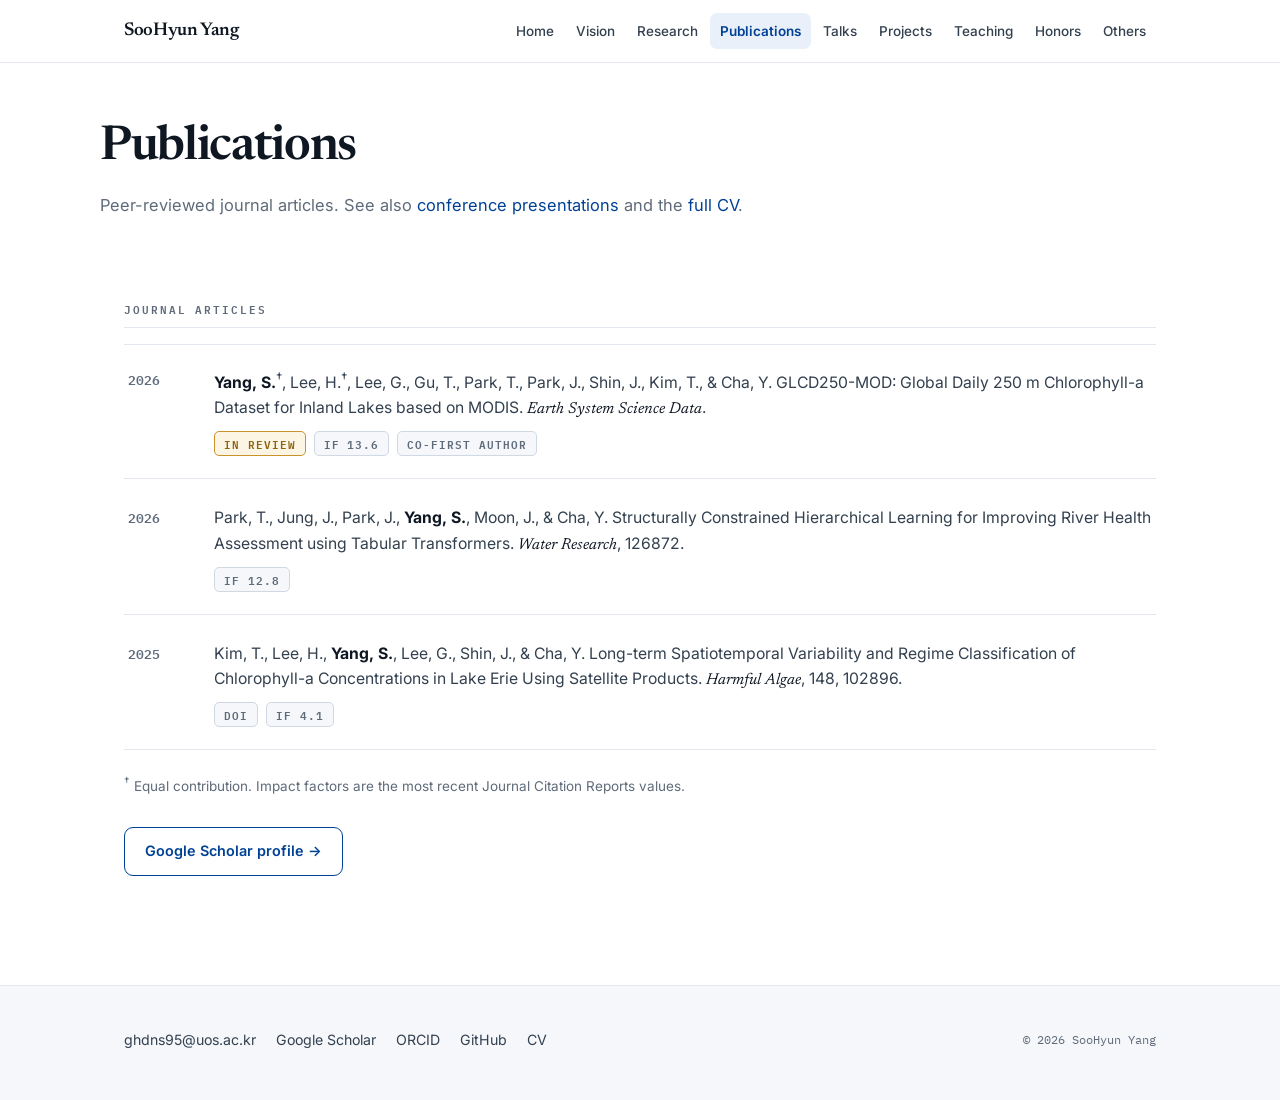
<file: publications.html>
<!DOCTYPE html>
<html lang="en">
<head>
<meta charset="UTF-8">
<meta name="viewport" content="width=device-width, initial-scale=1.0">
<title>Publications — SooHyun Yang</title>
<meta name="description" content="Peer-reviewed journal articles by SooHyun Yang on satellite chlorophyll-a datasets and lake water quality.">
<meta name="author" content="SooHyun Yang">
<link rel="canonical" href="https://yang-soohyun.github.io/Intro_YSH/publications.html">
<meta property="og:type" content="website">
<meta property="og:site_name" content="SooHyun Yang">
<meta property="og:title" content="Publications — SooHyun Yang">
<meta property="og:description" content="Peer-reviewed journal articles by SooHyun Yang on satellite chlorophyll-a datasets and lake water quality.">
<meta property="og:url" content="https://yang-soohyun.github.io/Intro_YSH/publications.html">
<meta property="og:image" content="https://yang-soohyun.github.io/Intro_YSH/figures/og-image.jpg">
<meta property="og:image:width" content="1200">
<meta property="og:image:height" content="630">
<meta name="twitter:card" content="summary_large_image">
<meta name="twitter:title" content="Publications — SooHyun Yang">
<meta name="twitter:description" content="Peer-reviewed journal articles by SooHyun Yang on satellite chlorophyll-a datasets and lake water quality.">
<meta name="twitter:image" content="https://yang-soohyun.github.io/Intro_YSH/figures/og-image.jpg">
<link rel="icon" href="figures/favicon.ico" sizes="any">
<link rel="icon" type="image/png" sizes="32x32" href="figures/favicon-32.png">
<link rel="icon" type="image/png" sizes="16x16" href="figures/favicon-16.png">
<link rel="apple-touch-icon" href="figures/apple-touch-icon.png">
<link rel="preconnect" href="https://fonts.googleapis.com">
<link rel="preconnect" href="https://fonts.gstatic.com" crossorigin>
<link href="https://fonts.googleapis.com/css2?family=IBM+Plex+Mono:wght@400;500;600&family=Inter:wght@400;450;500;600;700;750&family=Newsreader:ital,opsz,wght@0,6..72,400..700;1,6..72,400..600&display=swap" rel="stylesheet">
<link rel="stylesheet" href="css/style.css">
</head>
<body>
<a class="skip" href="#main">Skip to content</a>

<header class="nav">
  <div class="nav__in">
    <a class="nav__brand" href="index.html">SooHyun Yang</a>
    <button class="iconbtn nav__burger" data-menu-toggle aria-expanded="false" aria-controls="nav-links" aria-label="Open menu">
      <svg viewBox="0 0 24 24" width="19" height="19" fill="none" stroke="currentColor" stroke-width="2" stroke-linecap="round"><path d="M3 6h18M3 12h18M3 18h18"/></svg>
    </button>
    <ul class="nav__links" id="nav-links">
      <li><a href="index.html">Home</a></li>
      <li><a href="vision.html">Vision</a></li>
      <li><a href="research.html">Research</a></li>
      <li><a href="publications.html">Publications</a></li>
      <li><a href="talks.html">Talks</a></li>
      <li><a href="projects.html">Projects</a></li>
      <li><a href="teaching.html">Teaching</a></li>
      <li><a href="honors.html">Honors</a></li>
      <li><a href="others.html">Others</a></li>
    </ul>
  </div>
</header>

<main id="main">
  <section class="page-head wrap">
    <h1>Publications</h1>
    <p>Peer-reviewed journal articles. See also <a href="talks.html">conference presentations</a> and the <a href="assets/CV_SooHyun_Yang_2026-08-24.pdf">full CV</a>.</p>
  </section>

  <div class="wrap">

    <section class="section">
      <p class="group-label">Journal Articles</p>
      <ol class="pubs">
        <li>
          <span class="pubs__year">2026</span>
          <div class="pubs__body">
            <span class="me">Yang, S.</span><sup>&dagger;</sup>, Lee, H.<sup>&dagger;</sup>, Lee, G., Gu, T., Park, T., Park, J., Shin, J., Kim, T., &amp; Cha, Y.
            GLCD250-MOD: Global Daily 250&nbsp;m Chlorophyll-a Dataset for Inland Lakes based on MODIS.
            <span class="venue">Earth System Science Data</span>.
            <span class="pubs__links">
              <span class="chip chip--review">In review</span>
              <span class="chip">IF 13.6</span>
              <span class="chip">Co-first author</span>
            </span>
          </div>
        </li>
        <li>
          <span class="pubs__year">2026</span>
          <div class="pubs__body">
            Park, T., Jung, J., Park, J., <span class="me">Yang, S.</span>, Moon, J., &amp; Cha, Y.
            Structurally Constrained Hierarchical Learning for Improving River Health Assessment using Tabular Transformers.
            <span class="venue">Water Research</span>, 126872.
            <span class="pubs__links">
              <span class="chip">IF 12.8</span>
            </span>
          </div>
        </li>
        <li>
          <span class="pubs__year">2025</span>
          <div class="pubs__body">
            Kim, T., Lee, H., <span class="me">Yang, S.</span>, Lee, G., Shin, J., &amp; Cha, Y.
            Long-term Spatiotemporal Variability and Regime Classification of Chlorophyll-a Concentrations in Lake Erie Using Satellite Products.
            <span class="venue">Harmful Algae</span>, 148, 102896.
            <span class="pubs__links">
              <a class="chip" href="https://doi.org/10.1016/j.hal.2025.102896" target="_blank" rel="noopener">DOI</a>
              <span class="chip">IF 4.1</span>
            </span>
          </div>
        </li>
      </ol>
      <p class="footnote"><sup>&dagger;</sup> Equal contribution. Impact factors are the most recent Journal Citation Reports values.</p>
      <p class="more"><a class="btn btn--ghost" href="https://scholar.google.com/citations?user=oVDOTsUAAAAJ&amp;hl=en" target="_blank" rel="noopener">Google Scholar profile →</a></p>
    </section>
  </div>
</main>

<footer class="foot">
  <div class="wrap foot__grid">
    <ul class="foot__links">
      <li><a href="mailto:ghdns95@uos.ac.kr">ghdns95@uos.ac.kr</a></li>
      <li><a href="https://scholar.google.com/citations?user=oVDOTsUAAAAJ&amp;hl=en" target="_blank" rel="noopener">Google Scholar</a></li>
      <li><a href="https://orcid.org/0009-0007-9142-8131" target="_blank" rel="noopener">ORCID</a></li>
      <li><a href="https://github.com/Yang-SooHyun" target="_blank" rel="noopener">GitHub</a></li>
      <li><a href="assets/CV_SooHyun_Yang_2026-10-12.pdf" target="_blank" rel="noopener">CV</a></li>
    </ul>
    <p class="foot__copy">© 2026 SooHyun Yang</p>
  </div>
</footer>

<script src="js/main.js"></script>
</body>
</html>
</file>
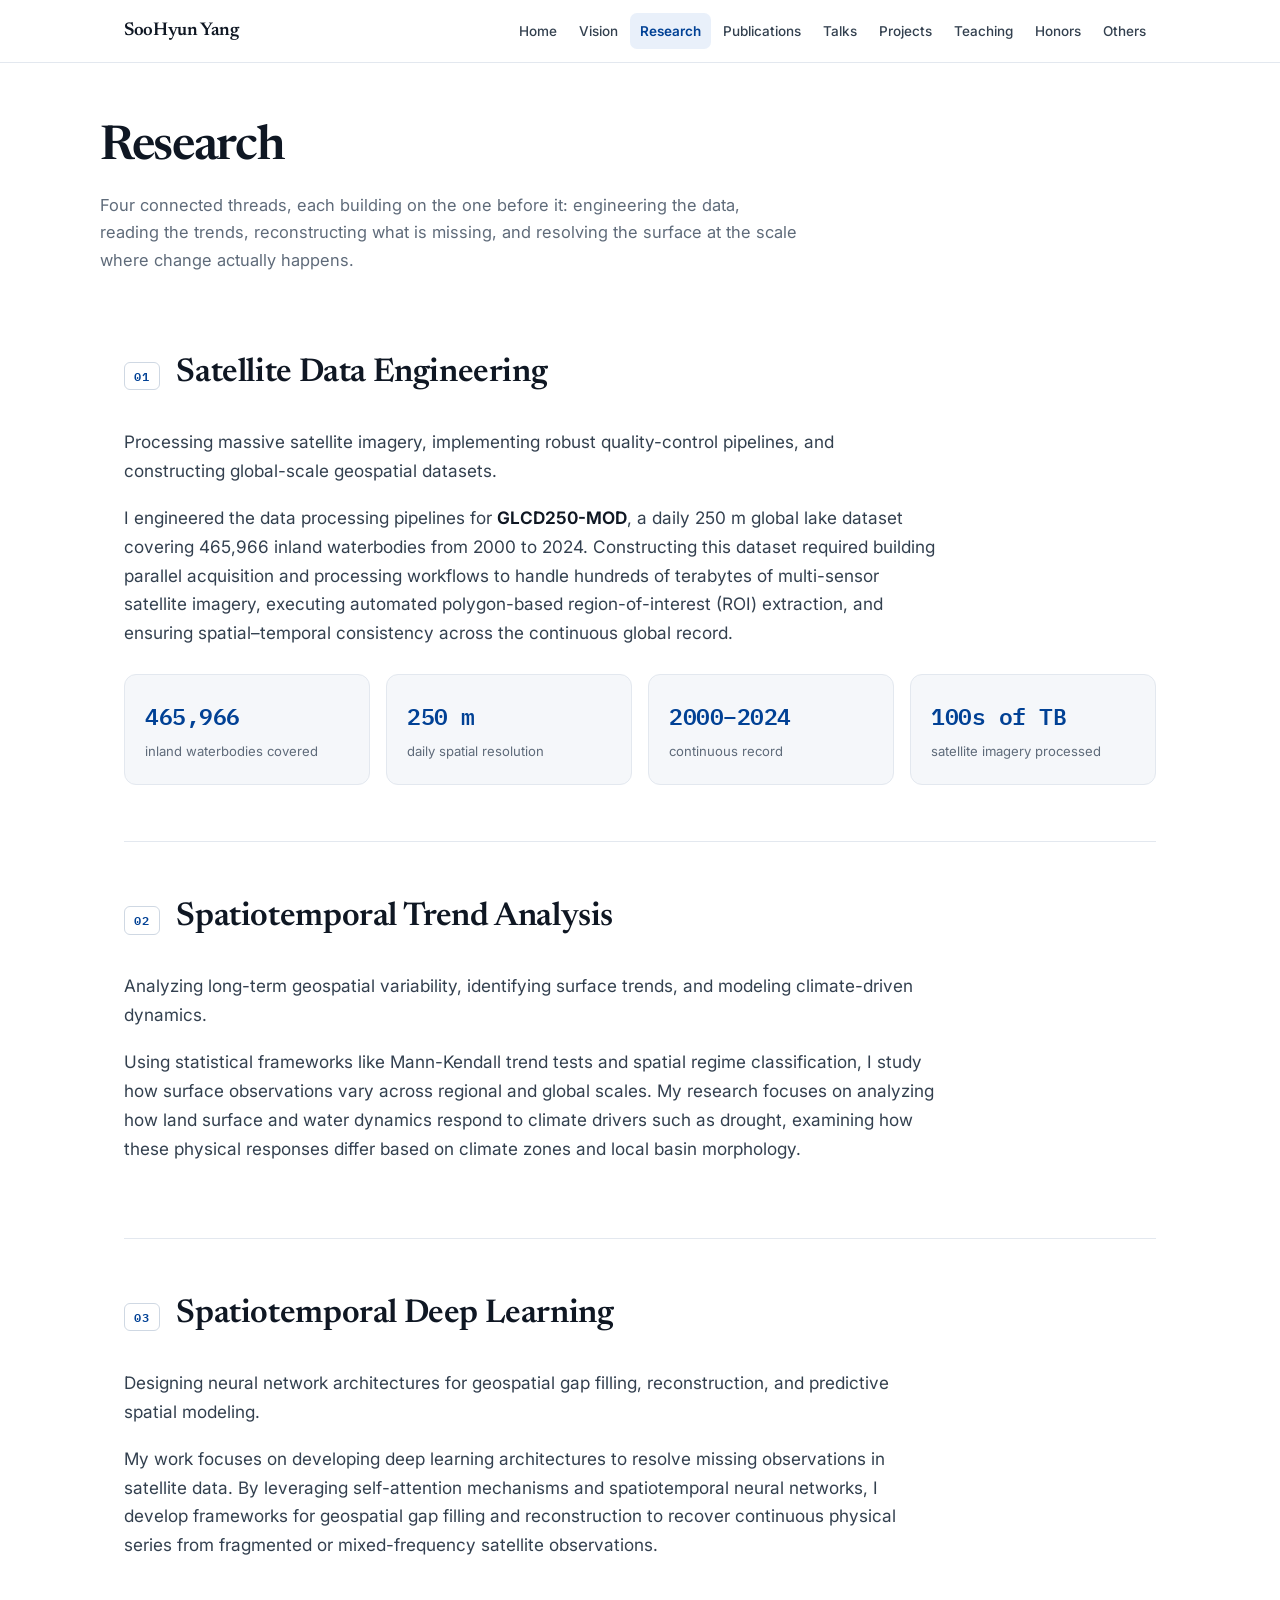
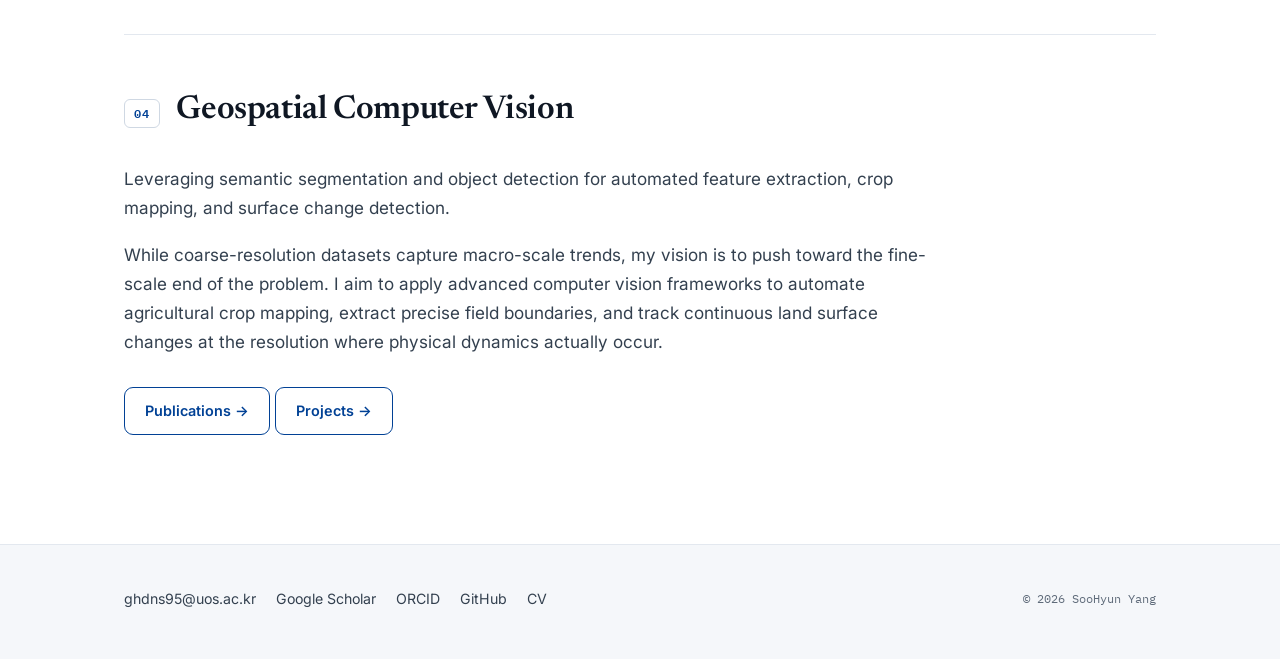
<file: research.html>
<!DOCTYPE html>
<html lang="en">
<head>
<meta charset="UTF-8">
<meta name="viewport" content="width=device-width, initial-scale=1.0">
<title>Research &mdash; SooHyun Yang</title>
<meta name="description" content="Satellite data engineering, spatiotemporal trend analysis, deep learning gap filling, and geospatial computer vision.">
<meta name="author" content="SooHyun Yang">
<link rel="canonical" href="https://yang-soohyun.github.io/Intro_YSH/research.html">
<meta property="og:type" content="website">
<meta property="og:site_name" content="SooHyun Yang">
<meta property="og:title" content="Research &mdash; SooHyun Yang">
<meta property="og:description" content="Satellite data engineering, spatiotemporal trend analysis, deep learning gap filling, and geospatial computer vision.">
<meta property="og:url" content="https://yang-soohyun.github.io/Intro_YSH/research.html">
<meta property="og:image" content="https://yang-soohyun.github.io/Intro_YSH/figures/og-image.jpg">
<meta property="og:image:width" content="1200">
<meta property="og:image:height" content="630">
<meta name="twitter:card" content="summary_large_image">
<meta name="twitter:title" content="Research &mdash; SooHyun Yang">
<meta name="twitter:description" content="Satellite data engineering, spatiotemporal trend analysis, deep learning gap filling, and geospatial computer vision.">
<meta name="twitter:image" content="https://yang-soohyun.github.io/Intro_YSH/figures/og-image.jpg">
<link rel="icon" href="figures/favicon.ico" sizes="any">
<link rel="icon" type="image/png" sizes="32x32" href="figures/favicon-32.png">
<link rel="icon" type="image/png" sizes="16x16" href="figures/favicon-16.png">
<link rel="apple-touch-icon" href="figures/apple-touch-icon.png">
<link rel="preconnect" href="https://fonts.googleapis.com">
<link rel="preconnect" href="https://fonts.gstatic.com" crossorigin>
<link href="https://fonts.googleapis.com/css2?family=IBM+Plex+Mono:wght@400;500;600&family=Inter:wght@400;450;500;600;700;750&family=Newsreader:ital,opsz,wght@0,6..72,400..700;1,6..72,400..600&display=swap" rel="stylesheet">
<link rel="stylesheet" href="css/style.css">
</head>
<body>
<a class="skip" href="#main">Skip to content</a>

<header class="nav">
  <div class="nav__in">
    <a class="nav__brand" href="index.html">SooHyun Yang</a>
    <button class="iconbtn nav__burger" data-menu-toggle aria-expanded="false" aria-controls="nav-links" aria-label="Open menu">
      <svg viewBox="0 0 24 24" width="19" height="19" fill="none" stroke="currentColor" stroke-width="2" stroke-linecap="round"><path d="M3 6h18M3 12h18M3 18h18"/></svg>
    </button>
    <ul class="nav__links" id="nav-links">
      <li><a href="index.html">Home</a></li>
      <li><a href="vision.html">Vision</a></li>
      <li><a href="research.html">Research</a></li>
      <li><a href="publications.html">Publications</a></li>
      <li><a href="talks.html">Talks</a></li>
      <li><a href="projects.html">Projects</a></li>
      <li><a href="teaching.html">Teaching</a></li>
      <li><a href="honors.html">Honors</a></li>
      <li><a href="others.html">Others</a></li>
    </ul>
  </div>
</header>

<main id="main">
  <section class="page-head wrap">
    <h1>Research</h1>
    <p>Four connected threads, each building on the one before it: engineering the data, reading the trends, reconstructing what is missing, and resolving the surface at the scale where change actually happens.</p>
  </section>

  <div class="wrap">
    <section class="section">
      <div class="section__head"><span class="section__num">01</span><h2>Satellite Data Engineering</h2></div>
      <div class="intro__body">
        <p>Processing massive satellite imagery, implementing robust quality-control pipelines, and constructing global-scale geospatial datasets.</p>
        <p>I engineered the data processing pipelines for <strong>GLCD250-MOD</strong>, a daily 250&nbsp;m global lake dataset covering 465,966 inland waterbodies from 2000 to 2024. Constructing this dataset required building parallel acquisition and processing workflows to handle hundreds of terabytes of multi-sensor satellite imagery, executing automated polygon-based region-of-interest (ROI) extraction, and ensuring spatial&ndash;temporal consistency across the continuous global record.</p>
      </div>
      <div class="stats" style="margin-top:26px">
        <div class="stat"><b>465,966</b><span>inland waterbodies covered</span></div>
        <div class="stat"><b>250 m</b><span>daily spatial resolution</span></div>
        <div class="stat"><b>2000&ndash;2024</b><span>continuous record</span></div>
        <div class="stat"><b>100s of TB</b><span>satellite imagery processed</span></div>
      </div>
    </section>

    <section class="section">
      <div class="section__head"><span class="section__num">02</span><h2>Spatiotemporal Trend Analysis</h2></div>
      <div class="intro__body">
        <p>Analyzing long-term geospatial variability, identifying surface trends, and modeling climate-driven dynamics.</p>
        <p>Using statistical frameworks like Mann-Kendall trend tests and spatial regime classification, I study how surface observations vary across regional and global scales. My research focuses on analyzing how land surface and water dynamics respond to climate drivers such as drought, examining how these physical responses differ based on climate zones and local basin morphology.</p>
      </div>
    </section>

    <section class="section">
      <div class="section__head"><span class="section__num">03</span><h2>Spatiotemporal Deep Learning</h2></div>
      <div class="intro__body">
        <p>Designing neural network architectures for geospatial gap filling, reconstruction, and predictive spatial modeling.</p>
        <p>My work focuses on developing deep learning architectures to resolve missing observations in satellite data. By leveraging self-attention mechanisms and spatiotemporal neural networks, I develop frameworks for geospatial gap filling and reconstruction to recover continuous physical series from fragmented or mixed-frequency satellite observations.</p>
      </div>
    </section>

    <section class="section">
      <div class="section__head"><span class="section__num">04</span><h2>Geospatial Computer Vision</h2></div>
      <div class="intro__body">
        <p>Leveraging semantic segmentation and object detection for automated feature extraction, crop mapping, and surface change detection.</p>
        <p>While coarse-resolution datasets capture macro-scale trends, my vision is to push toward the fine-scale end of the problem. I aim to apply advanced computer vision frameworks to automate agricultural crop mapping, extract precise field boundaries, and track continuous land surface changes at the resolution where physical dynamics actually occur.</p>
      </div>
      <p class="more"><a class="btn btn--ghost" href="publications.html">Publications &rarr;</a> <a class="btn btn--ghost" href="projects.html">Projects &rarr;</a></p>
    </section>
  </div>
</main>

<footer class="foot">
  <div class="wrap foot__grid">
    <ul class="foot__links">
      <li><a href="mailto:ghdns95@uos.ac.kr">ghdns95@uos.ac.kr</a></li>
      <li><a href="https://scholar.google.com/citations?user=oVDOTsUAAAAJ&amp;hl=en" target="_blank" rel="noopener">Google Scholar</a></li>
      <li><a href="https://orcid.org/0009-0007-9142-8131" target="_blank" rel="noopener">ORCID</a></li>
      <li><a href="https://github.com/Yang-SooHyun" target="_blank" rel="noopener">GitHub</a></li>
      <li><a href="assets/CV_SooHyun_Yang_2026-10-12.pdf" target="_blank" rel="noopener">CV</a></li>
    </ul>
    <p class="foot__copy">© 2026 SooHyun Yang</p>
  </div>
</footer>

<script src="js/main.js"></script>
</body>
</html>
</file>
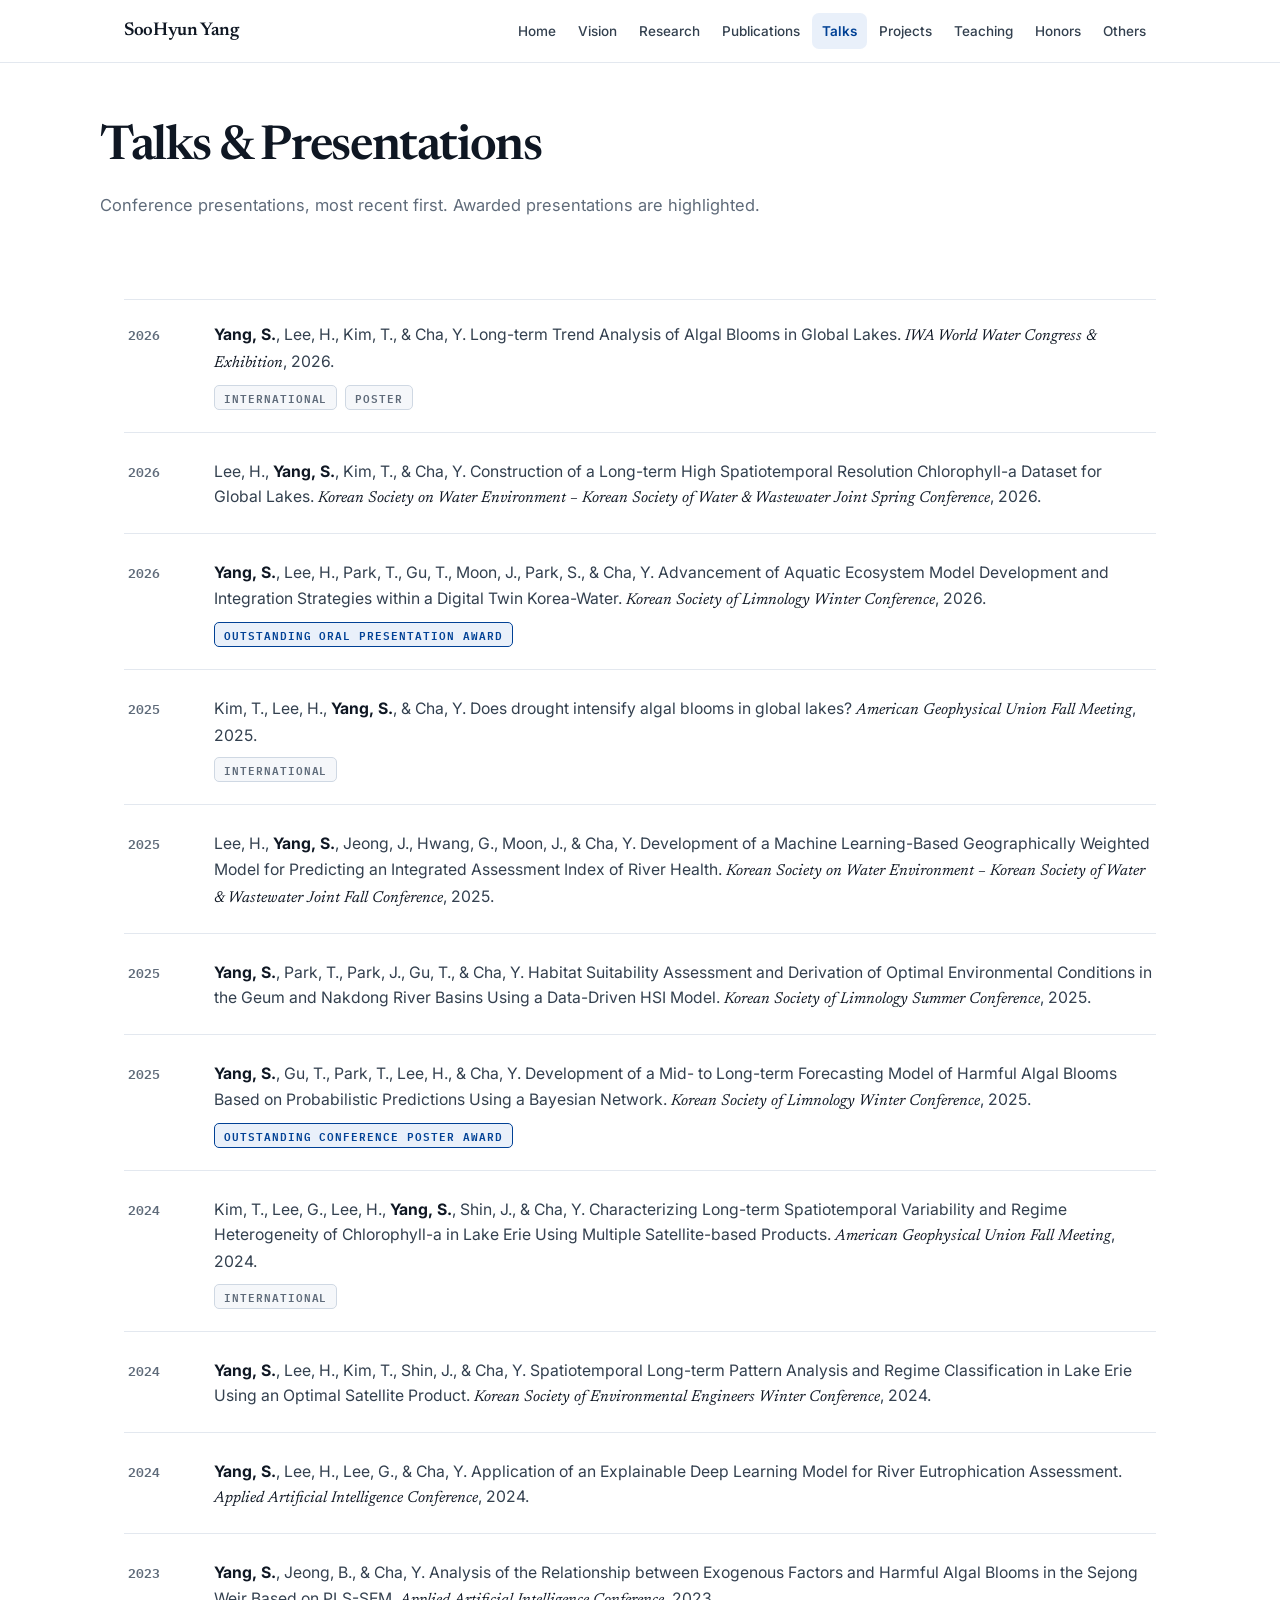
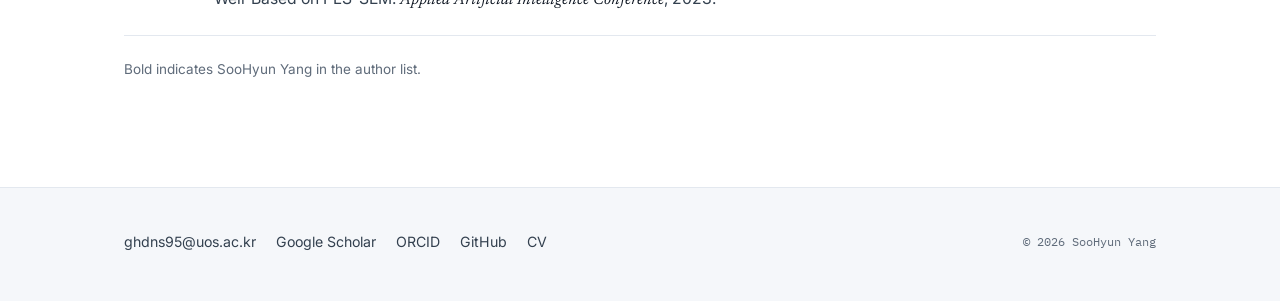
<file: talks.html>
<!DOCTYPE html>
<html lang="en">
<head>
<meta charset="UTF-8">
<meta name="viewport" content="width=device-width, initial-scale=1.0">
<title>Talks &mdash; SooHyun Yang</title>
<meta name="description" content="Conference presentations by SooHyun Yang at IWA, AGU, and Korean water and limnology societies.">
<meta name="author" content="SooHyun Yang">
<link rel="canonical" href="https://yang-soohyun.github.io/Intro_YSH/talks.html">
<meta property="og:type" content="website">
<meta property="og:site_name" content="SooHyun Yang">
<meta property="og:title" content="Talks &mdash; SooHyun Yang">
<meta property="og:description" content="Conference presentations by SooHyun Yang at IWA, AGU, and Korean water and limnology societies.">
<meta property="og:url" content="https://yang-soohyun.github.io/Intro_YSH/talks.html">
<meta property="og:image" content="https://yang-soohyun.github.io/Intro_YSH/figures/og-image.jpg">
<meta property="og:image:width" content="1200">
<meta property="og:image:height" content="630">
<meta name="twitter:card" content="summary_large_image">
<meta name="twitter:title" content="Talks &mdash; SooHyun Yang">
<meta name="twitter:description" content="Conference presentations by SooHyun Yang at IWA, AGU, and Korean water and limnology societies.">
<meta name="twitter:image" content="https://yang-soohyun.github.io/Intro_YSH/figures/og-image.jpg">
<link rel="icon" href="figures/favicon.ico" sizes="any">
<link rel="icon" type="image/png" sizes="32x32" href="figures/favicon-32.png">
<link rel="icon" type="image/png" sizes="16x16" href="figures/favicon-16.png">
<link rel="apple-touch-icon" href="figures/apple-touch-icon.png">
<link rel="preconnect" href="https://fonts.googleapis.com">
<link rel="preconnect" href="https://fonts.gstatic.com" crossorigin>
<link href="https://fonts.googleapis.com/css2?family=IBM+Plex+Mono:wght@400;500;600&family=Inter:wght@400;450;500;600;700;750&family=Newsreader:ital,opsz,wght@0,6..72,400..700;1,6..72,400..600&display=swap" rel="stylesheet">
<link rel="stylesheet" href="css/style.css">
</head>
<body>
<a class="skip" href="#main">Skip to content</a>

<header class="nav">
  <div class="nav__in">
    <a class="nav__brand" href="index.html">SooHyun Yang</a>
    <button class="iconbtn nav__burger" data-menu-toggle aria-expanded="false" aria-controls="nav-links" aria-label="Open menu">
      <svg viewBox="0 0 24 24" width="19" height="19" fill="none" stroke="currentColor" stroke-width="2" stroke-linecap="round"><path d="M3 6h18M3 12h18M3 18h18"/></svg>
    </button>
    <ul class="nav__links" id="nav-links">
      <li><a href="index.html">Home</a></li>
      <li><a href="vision.html">Vision</a></li>
      <li><a href="research.html">Research</a></li>
      <li><a href="publications.html">Publications</a></li>
      <li><a href="talks.html">Talks</a></li>
      <li><a href="projects.html">Projects</a></li>
      <li><a href="teaching.html">Teaching</a></li>
      <li><a href="honors.html">Honors</a></li>
      <li><a href="others.html">Others</a></li>
    </ul>
  </div>
</header>

<main id="main">
  <section class="page-head wrap">
    <h1>Talks &amp; Presentations</h1>
    <p>Conference presentations, most recent first. Awarded presentations are highlighted.</p>
  </section>

  <div class="wrap">
    <section class="section">
      <ol class="pubs">
        <li>
          <span class="pubs__year">2026</span>
          <div class="pubs__body">
            <span class="me">Yang, S.</span>, Lee, H., Kim, T., &amp; Cha, Y. Long-term Trend Analysis of Algal Blooms in Global Lakes.
            <span class="venue">IWA World Water Congress &amp; Exhibition</span>, 2026.
            <span class="pubs__links"><span class="chip">International</span><span class="chip">Poster</span></span>
          </div>
        </li>
        <li>
          <span class="pubs__year">2026</span>
          <div class="pubs__body">
            Lee, H., <span class="me">Yang, S.</span>, Kim, T., &amp; Cha, Y. Construction of a Long-term High Spatiotemporal Resolution Chlorophyll-a Dataset for Global Lakes.
            <span class="venue">Korean Society on Water Environment &ndash; Korean Society of Water &amp; Wastewater Joint Spring Conference</span>, 2026.
          </div>
        </li>
        <li>
          <span class="pubs__year">2026</span>
          <div class="pubs__body">
            <span class="me">Yang, S.</span>, Lee, H., Park, T., Gu, T., Moon, J., Park, S., &amp; Cha, Y. Advancement of Aquatic Ecosystem Model Development and Integration Strategies within a Digital Twin Korea-Water.
            <span class="venue">Korean Society of Limnology Winter Conference</span>, 2026.
            <span class="pubs__links"><span class="chip chip--live">Outstanding Oral Presentation Award</span></span>
          </div>
        </li>
        <li>
          <span class="pubs__year">2025</span>
          <div class="pubs__body">
            Kim, T., Lee, H., <span class="me">Yang, S.</span>, &amp; Cha, Y. Does drought intensify algal blooms in global lakes?
            <span class="venue">American Geophysical Union Fall Meeting</span>, 2025.
            <span class="pubs__links"><span class="chip">International</span></span>
          </div>
        </li>
        <li>
          <span class="pubs__year">2025</span>
          <div class="pubs__body">
            Lee, H., <span class="me">Yang, S.</span>, Jeong, J., Hwang, G., Moon, J., &amp; Cha, Y. Development of a Machine Learning-Based Geographically Weighted Model for Predicting an Integrated Assessment Index of River Health.
            <span class="venue">Korean Society on Water Environment &ndash; Korean Society of Water &amp; Wastewater Joint Fall Conference</span>, 2025.
          </div>
        </li>
        <li>
          <span class="pubs__year">2025</span>
          <div class="pubs__body">
            <span class="me">Yang, S.</span>, Park, T., Park, J., Gu, T., &amp; Cha, Y. Habitat Suitability Assessment and Derivation of Optimal Environmental Conditions in the Geum and Nakdong River Basins Using a Data-Driven HSI Model.
            <span class="venue">Korean Society of Limnology Summer Conference</span>, 2025.
          </div>
        </li>
        <li>
          <span class="pubs__year">2025</span>
          <div class="pubs__body">
            <span class="me">Yang, S.</span>, Gu, T., Park, T., Lee, H., &amp; Cha, Y. Development of a Mid- to Long-term Forecasting Model of Harmful Algal Blooms Based on Probabilistic Predictions Using a Bayesian Network.
            <span class="venue">Korean Society of Limnology Winter Conference</span>, 2025.
            <span class="pubs__links"><span class="chip chip--live">Outstanding Conference Poster Award</span></span>
          </div>
        </li>
        <li>
          <span class="pubs__year">2024</span>
          <div class="pubs__body">
            Kim, T., Lee, G., Lee, H., <span class="me">Yang, S.</span>, Shin, J., &amp; Cha, Y. Characterizing Long-term Spatiotemporal Variability and Regime Heterogeneity of Chlorophyll-a in Lake Erie Using Multiple Satellite-based Products.
            <span class="venue">American Geophysical Union Fall Meeting</span>, 2024.
            <span class="pubs__links"><span class="chip">International</span></span>
          </div>
        </li>
        <li>
          <span class="pubs__year">2024</span>
          <div class="pubs__body">
            <span class="me">Yang, S.</span>, Lee, H., Kim, T., Shin, J., &amp; Cha, Y. Spatiotemporal Long-term Pattern Analysis and Regime Classification in Lake Erie Using an Optimal Satellite Product.
            <span class="venue">Korean Society of Environmental Engineers Winter Conference</span>, 2024.
          </div>
        </li>
        <li>
          <span class="pubs__year">2024</span>
          <div class="pubs__body">
            <span class="me">Yang, S.</span>, Lee, H., Lee, G., &amp; Cha, Y. Application of an Explainable Deep Learning Model for River Eutrophication Assessment.
            <span class="venue">Applied Artificial Intelligence Conference</span>, 2024.
          </div>
        </li>
        <li>
          <span class="pubs__year">2023</span>
          <div class="pubs__body">
            <span class="me">Yang, S.</span>, Jeong, B., &amp; Cha, Y. Analysis of the Relationship between Exogenous Factors and Harmful Algal Blooms in the Sejong Weir Based on PLS-SEM.
            <span class="venue">Applied Artificial Intelligence Conference</span>, 2023.
          </div>
        </li>
      </ol>
      <p class="footnote">Bold indicates SooHyun Yang in the author list.</p>
    </section>
  </div>
</main>

<footer class="foot">
  <div class="wrap foot__grid">
    <ul class="foot__links">
      <li><a href="mailto:ghdns95@uos.ac.kr">ghdns95@uos.ac.kr</a></li>
      <li><a href="https://scholar.google.com/citations?user=oVDOTsUAAAAJ&amp;hl=en" target="_blank" rel="noopener">Google Scholar</a></li>
      <li><a href="https://orcid.org/0009-0007-9142-8131" target="_blank" rel="noopener">ORCID</a></li>
      <li><a href="https://github.com/Yang-SooHyun" target="_blank" rel="noopener">GitHub</a></li>
      <li><a href="assets/CV_SooHyun_Yang_2026-10-12.pdf" target="_blank" rel="noopener">CV</a></li>
    </ul>
    <p class="foot__copy">© 2026 SooHyun Yang</p>
  </div>
</footer>

<script src="js/main.js"></script>
</body>
</html>
</file>
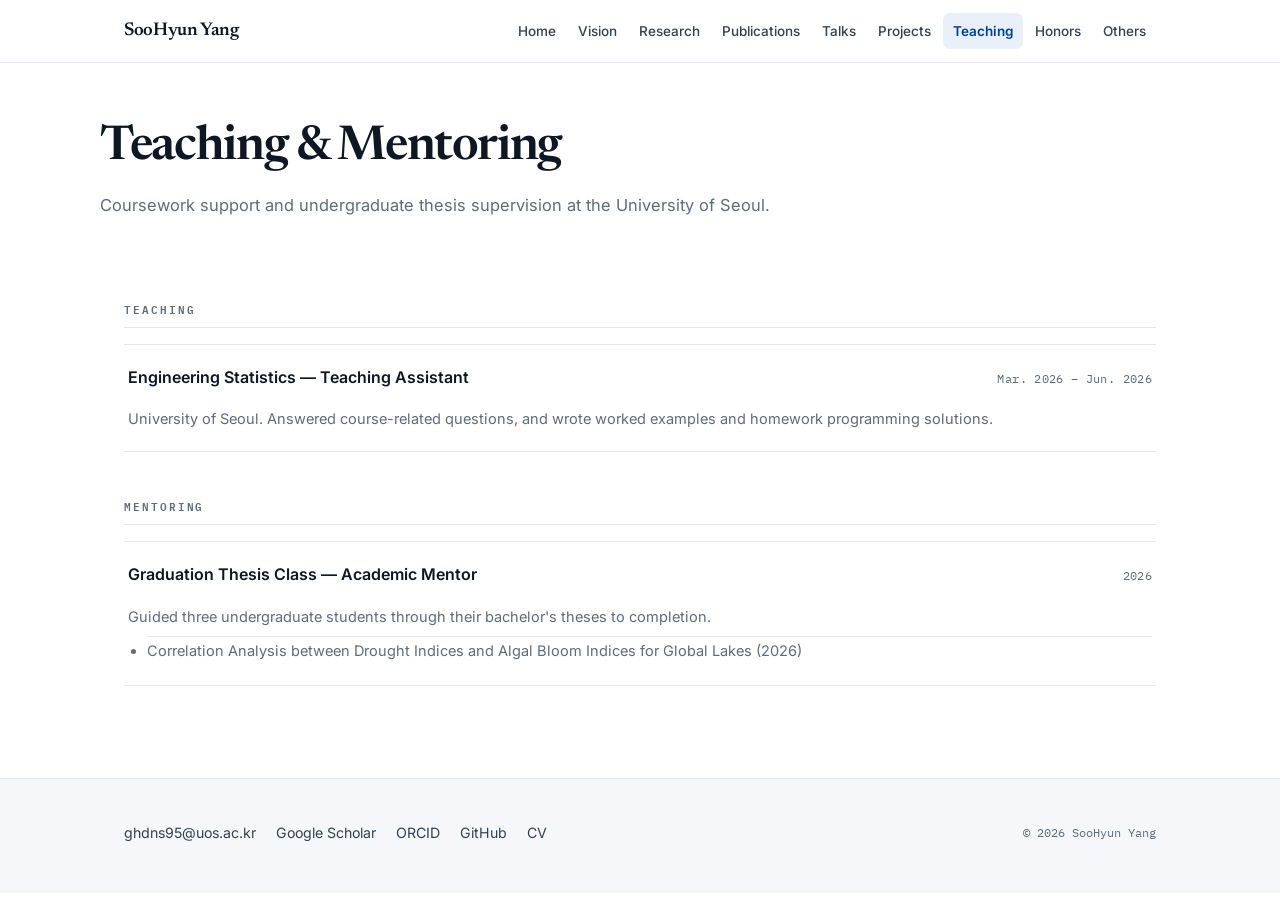
<file: teaching.html>
<!DOCTYPE html>
<html lang="en">
<head>
<meta charset="UTF-8">
<meta name="viewport" content="width=device-width, initial-scale=1.0">
<title>Teaching — SooHyun Yang</title>
<meta name="description" content="Teaching assistantship in Engineering Statistics and undergraduate thesis mentoring at the University of Seoul.">
<meta name="author" content="SooHyun Yang">
<link rel="canonical" href="https://yang-soohyun.github.io/Intro_YSH/teaching.html">
<meta property="og:type" content="website">
<meta property="og:site_name" content="SooHyun Yang">
<meta property="og:title" content="Teaching — SooHyun Yang">
<meta property="og:description" content="Teaching assistantship in Engineering Statistics and undergraduate thesis mentoring at the University of Seoul.">
<meta property="og:url" content="https://yang-soohyun.github.io/Intro_YSH/teaching.html">
<meta property="og:image" content="https://yang-soohyun.github.io/Intro_YSH/figures/og-image.jpg">
<meta property="og:image:width" content="1200">
<meta property="og:image:height" content="630">
<meta name="twitter:card" content="summary_large_image">
<meta name="twitter:title" content="Teaching — SooHyun Yang">
<meta name="twitter:description" content="Teaching assistantship in Engineering Statistics and undergraduate thesis mentoring at the University of Seoul.">
<meta name="twitter:image" content="https://yang-soohyun.github.io/Intro_YSH/figures/og-image.jpg">
<link rel="icon" href="figures/favicon.ico" sizes="any">
<link rel="icon" type="image/png" sizes="32x32" href="figures/favicon-32.png">
<link rel="icon" type="image/png" sizes="16x16" href="figures/favicon-16.png">
<link rel="apple-touch-icon" href="figures/apple-touch-icon.png">
<link rel="preconnect" href="https://fonts.googleapis.com">
<link rel="preconnect" href="https://fonts.gstatic.com" crossorigin>
<link href="https://fonts.googleapis.com/css2?family=IBM+Plex+Mono:wght@400;500;600&family=Inter:wght@400;450;500;600;700;750&family=Newsreader:ital,opsz,wght@0,6..72,400..700;1,6..72,400..600&display=swap" rel="stylesheet">
<link rel="stylesheet" href="css/style.css">
</head>
<body>
<a class="skip" href="#main">Skip to content</a>

<header class="nav">
  <div class="nav__in">
    <a class="nav__brand" href="index.html">SooHyun Yang</a>
    <button class="iconbtn nav__burger" data-menu-toggle aria-expanded="false" aria-controls="nav-links" aria-label="Open menu">
      <svg viewBox="0 0 24 24" width="19" height="19" fill="none" stroke="currentColor" stroke-width="2" stroke-linecap="round"><path d="M3 6h18M3 12h18M3 18h18"/></svg>
    </button>
    <ul class="nav__links" id="nav-links">
      <li><a href="index.html">Home</a></li>
      <li><a href="vision.html">Vision</a></li>
      <li><a href="research.html">Research</a></li>
      <li><a href="publications.html">Publications</a></li>
      <li><a href="talks.html">Talks</a></li>
      <li><a href="projects.html">Projects</a></li>
      <li><a href="teaching.html">Teaching</a></li>
      <li><a href="honors.html">Honors</a></li>
      <li><a href="others.html">Others</a></li>
    </ul>
  </div>
</header>

<main id="main">
  <section class="page-head wrap">
    <h1>Teaching &amp; Mentoring</h1>
    <p>Coursework support and undergraduate thesis supervision at the University of Seoul.</p>
  </section>

  <div class="wrap">

    <section class="section">
      <p class="group-label">Teaching</p>
      <ul class="entries">
        <li>
          <span class="entries__title">Engineering Statistics — Teaching Assistant</span>
          <span class="entries__date">Mar. 2026 – Jun. 2026</span>
          <p class="entries__sub">University of Seoul. Answered course-related questions, and wrote worked examples and homework programming solutions.</p>
        </li>
      </ul>

      <p class="group-label">Mentoring</p>
      <ul class="entries">
        <li>
          <span class="entries__title">Graduation Thesis Class — Academic Mentor</span>
          <span class="entries__date">2026</span>
          <div class="entries__sub">Guided three undergraduate students through their bachelor's theses to completion.
            <ul><li>Correlation Analysis between Drought Indices and Algal Bloom Indices for Global Lakes (2026)</li></ul>
          </div>
        </li>
      </ul>
    </section>
  </div>
</main>

<footer class="foot">
  <div class="wrap foot__grid">
    <ul class="foot__links">
      <li><a href="mailto:ghdns95@uos.ac.kr">ghdns95@uos.ac.kr</a></li>
      <li><a href="https://scholar.google.com/citations?user=oVDOTsUAAAAJ&amp;hl=en" target="_blank" rel="noopener">Google Scholar</a></li>
      <li><a href="https://orcid.org/0009-0007-9142-8131" target="_blank" rel="noopener">ORCID</a></li>
      <li><a href="https://github.com/Yang-SooHyun" target="_blank" rel="noopener">GitHub</a></li>
      <li><a href="assets/CV_SooHyun_Yang_2026-10-12.pdf" target="_blank" rel="noopener">CV</a></li>
    </ul>
    <p class="foot__copy">© 2026 SooHyun Yang</p>
  </div>
</footer>

<script src="js/main.js"></script>
</body>
</html>
</file>
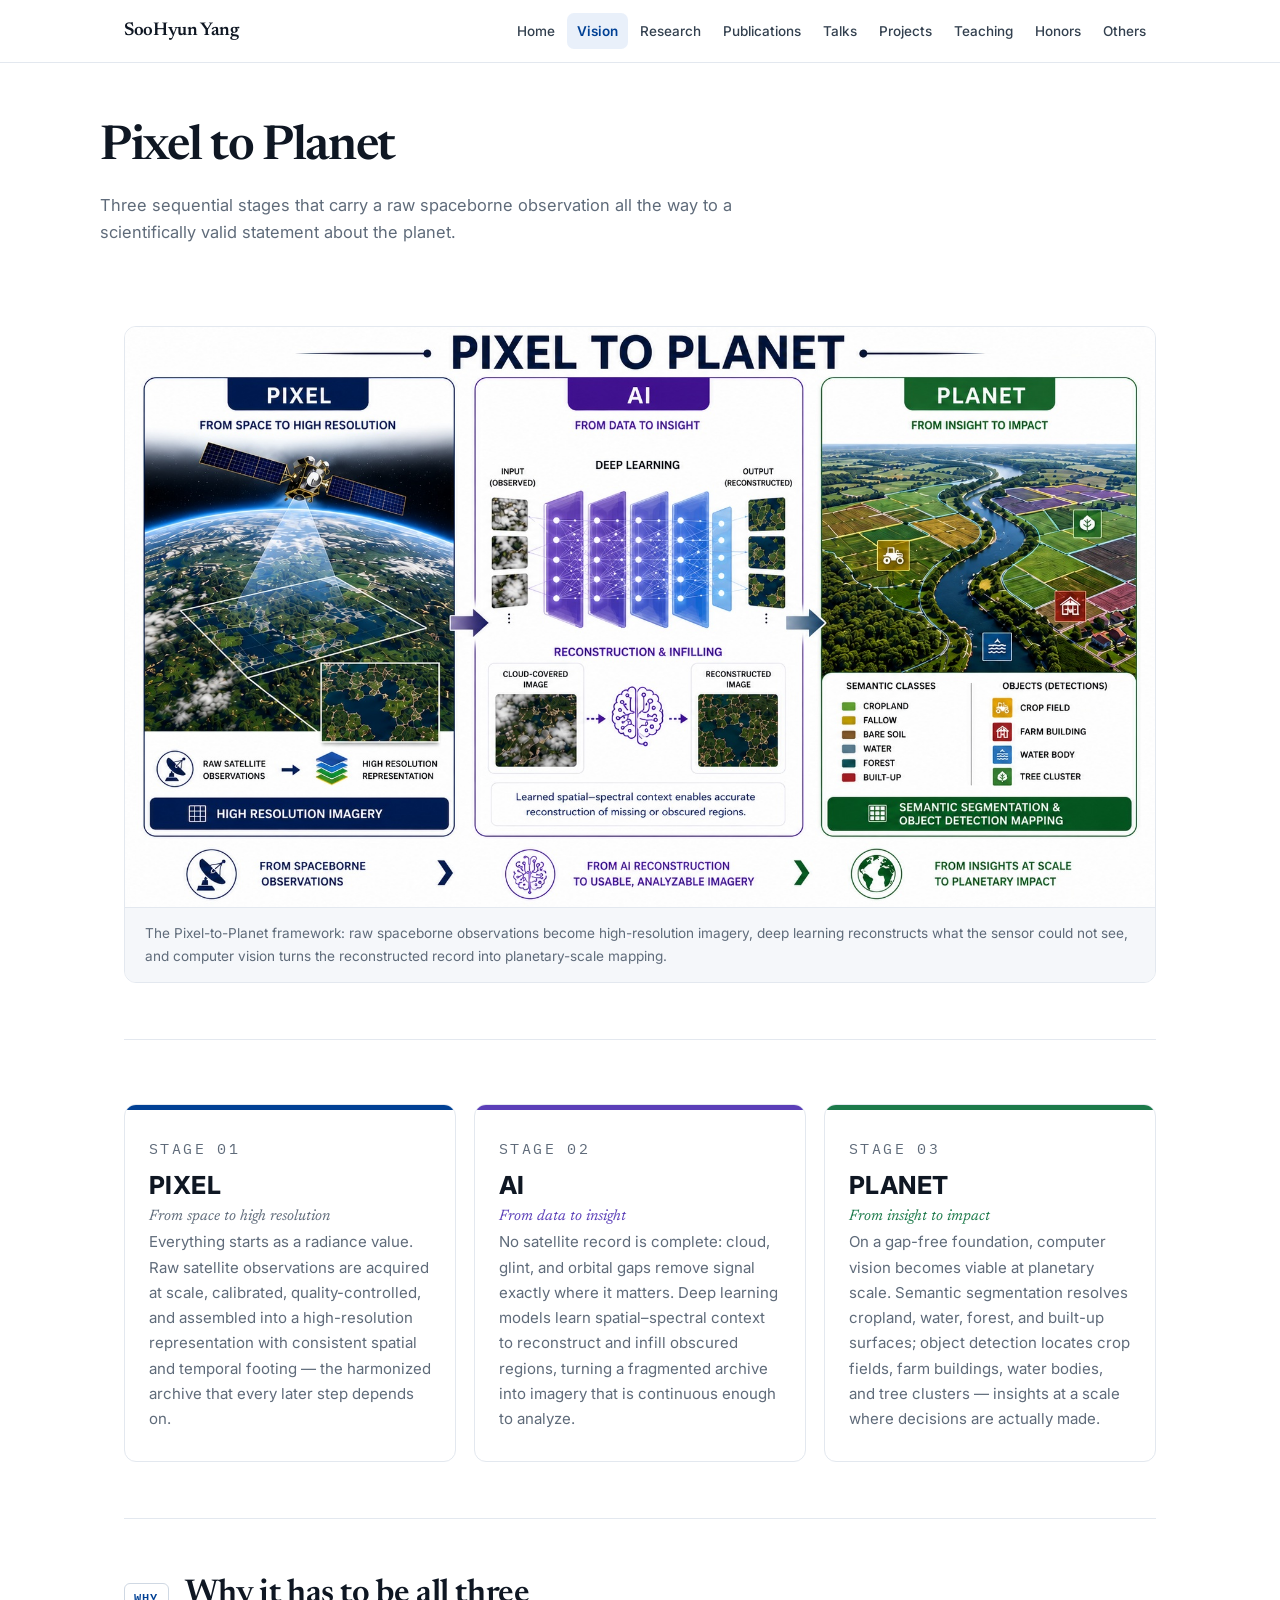
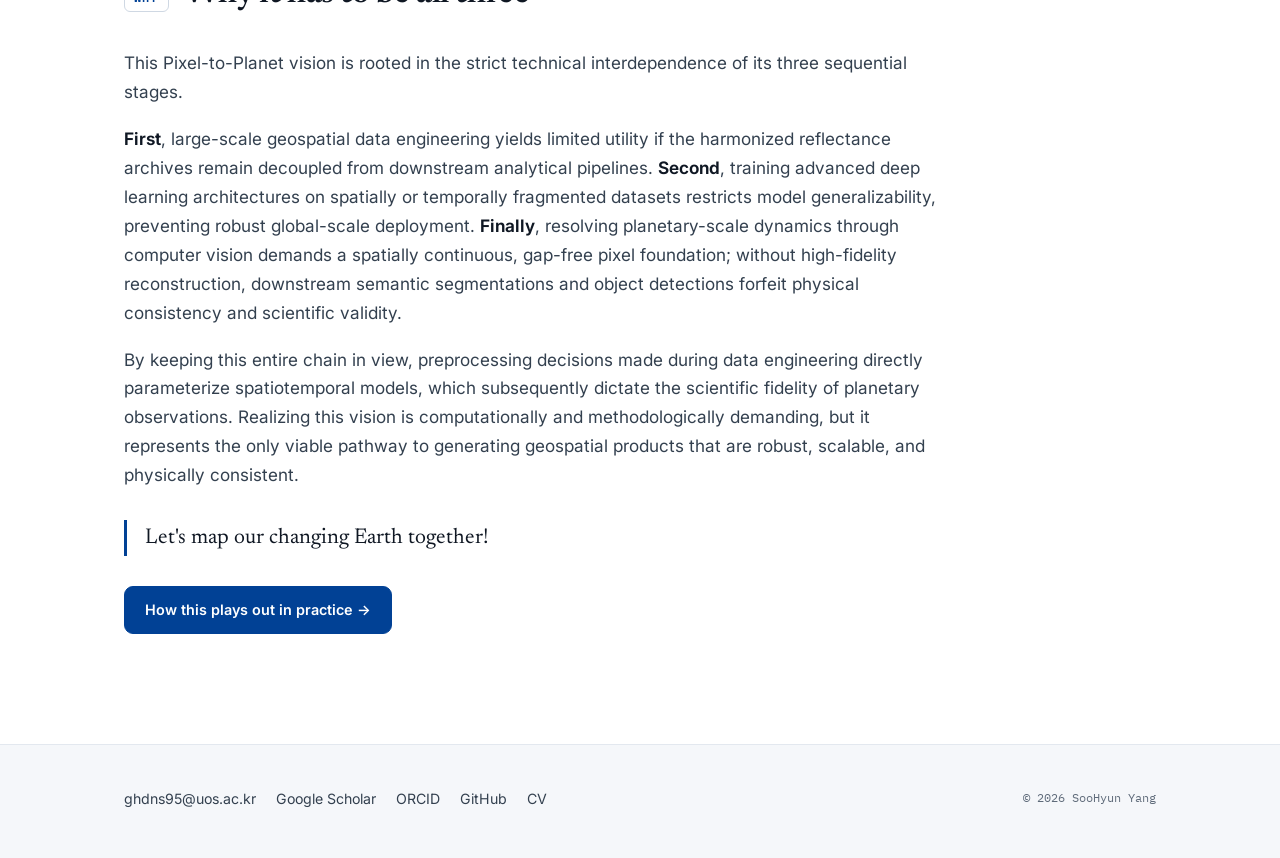
<file: vision.html>
<!DOCTYPE html>
<html lang="en">
<head>
<meta charset="UTF-8">
<meta name="viewport" content="width=device-width, initial-scale=1.0">
<title>Vision &mdash; SooHyun Yang</title>
<meta name="description" content="Pixel to Planet: satellite data engineering, deep learning reconstruction, and computer vision for planetary-scale Earth observation.">
<meta name="author" content="SooHyun Yang">
<link rel="canonical" href="https://yang-soohyun.github.io/Intro_YSH/vision.html">
<meta property="og:type" content="website">
<meta property="og:site_name" content="SooHyun Yang">
<meta property="og:title" content="Vision &mdash; SooHyun Yang">
<meta property="og:description" content="Pixel to Planet: satellite data engineering, deep learning reconstruction, and computer vision for planetary-scale Earth observation.">
<meta property="og:url" content="https://yang-soohyun.github.io/Intro_YSH/vision.html">
<meta property="og:image" content="https://yang-soohyun.github.io/Intro_YSH/figures/og-image.jpg">
<meta property="og:image:width" content="1200">
<meta property="og:image:height" content="630">
<meta name="twitter:card" content="summary_large_image">
<meta name="twitter:title" content="Vision &mdash; SooHyun Yang">
<meta name="twitter:description" content="Pixel to Planet: satellite data engineering, deep learning reconstruction, and computer vision for planetary-scale Earth observation.">
<meta name="twitter:image" content="https://yang-soohyun.github.io/Intro_YSH/figures/og-image.jpg">
<link rel="icon" href="figures/favicon.ico" sizes="any">
<link rel="icon" type="image/png" sizes="32x32" href="figures/favicon-32.png">
<link rel="icon" type="image/png" sizes="16x16" href="figures/favicon-16.png">
<link rel="apple-touch-icon" href="figures/apple-touch-icon.png">
<link rel="preconnect" href="https://fonts.googleapis.com">
<link rel="preconnect" href="https://fonts.gstatic.com" crossorigin>
<link href="https://fonts.googleapis.com/css2?family=IBM+Plex+Mono:wght@400;500;600&family=Inter:wght@400;450;500;600;700;750&family=Newsreader:ital,opsz,wght@0,6..72,400..700;1,6..72,400..600&display=swap" rel="stylesheet">
<link rel="stylesheet" href="css/style.css">
</head>
<body>
<a class="skip" href="#main">Skip to content</a>

<header class="nav">
  <div class="nav__in">
    <a class="nav__brand" href="index.html">SooHyun Yang</a>
    <button class="iconbtn nav__burger" data-menu-toggle aria-expanded="false" aria-controls="nav-links" aria-label="Open menu">
      <svg viewBox="0 0 24 24" width="19" height="19" fill="none" stroke="currentColor" stroke-width="2" stroke-linecap="round"><path d="M3 6h18M3 12h18M3 18h18"/></svg>
    </button>
    <ul class="nav__links" id="nav-links">
      <li><a href="index.html">Home</a></li>
      <li><a href="vision.html">Vision</a></li>
      <li><a href="research.html">Research</a></li>
      <li><a href="publications.html">Publications</a></li>
      <li><a href="talks.html">Talks</a></li>
      <li><a href="projects.html">Projects</a></li>
      <li><a href="teaching.html">Teaching</a></li>
      <li><a href="honors.html">Honors</a></li>
      <li><a href="others.html">Others</a></li>
    </ul>
  </div>
</header>

<main id="main">
  <section class="page-head wrap">
    <h1>Pixel to Planet</h1>
    <p>Three sequential stages that carry a raw spaceborne observation all the way to a scientifically valid statement about the planet.</p>
  </section>

  <div class="wrap">
    <section class="section">
      <figure class="figure">
        <img src="figures/pixel-to-planet.jpg"
             alt="Pixel to Planet framework: PIXEL, from space to high resolution; AI, from data to insight through deep learning reconstruction and infilling; PLANET, from insight to impact through semantic segmentation and object detection mapping"
             width="1672" height="941">
        <figcaption>The Pixel-to-Planet framework: raw spaceborne observations become high-resolution imagery, deep learning reconstructs what the sensor could not see, and computer vision turns the reconstructed record into planetary-scale mapping.</figcaption>
      </figure>
    </section>

    <section class="section">
      <div class="stages">
        <article class="stage">
          <div class="stage__bar"></div>
          <div class="stage__in">
            <p class="stage__n">STAGE 01</p>
            <h3>Pixel</h3>
            <p class="stage__lede">From space to high resolution</p>
            <p>Everything starts as a radiance value. Raw satellite observations are acquired at scale, calibrated, quality-controlled, and assembled into a high-resolution representation with consistent spatial and temporal footing &mdash; the harmonized archive that every later step depends on.</p>
          </div>
        </article>
        <article class="stage">
          <div class="stage__bar"></div>
          <div class="stage__in">
            <p class="stage__n">STAGE 02</p>
            <h3>AI</h3>
            <p class="stage__lede">From data to insight</p>
            <p>No satellite record is complete: cloud, glint, and orbital gaps remove signal exactly where it matters. Deep learning models learn spatial&ndash;spectral context to reconstruct and infill obscured regions, turning a fragmented archive into imagery that is continuous enough to analyze.</p>
          </div>
        </article>
        <article class="stage">
          <div class="stage__bar"></div>
          <div class="stage__in">
            <p class="stage__n">STAGE 03</p>
            <h3>Planet</h3>
            <p class="stage__lede">From insight to impact</p>
            <p>On a gap-free foundation, computer vision becomes viable at planetary scale. Semantic segmentation resolves cropland, water, forest, and built-up surfaces; object detection locates crop fields, farm buildings, water bodies, and tree clusters &mdash; insights at a scale where decisions are actually made.</p>
          </div>
        </article>
      </div>
    </section>

    <section class="section">
      <div class="section__head"><span class="section__num">WHY</span><h2>Why it has to be all three</h2></div>
      <div class="intro__body">
        <p>This Pixel-to-Planet vision is rooted in the strict technical interdependence of its three sequential stages.</p>
        <p><strong>First</strong>, large-scale geospatial data engineering yields limited utility if the harmonized reflectance archives remain decoupled from downstream analytical pipelines. <strong>Second</strong>, training advanced deep learning architectures on spatially or temporally fragmented datasets restricts model generalizability, preventing robust global-scale deployment. <strong>Finally</strong>, resolving planetary-scale dynamics through computer vision demands a spatially continuous, gap-free pixel foundation; without high-fidelity reconstruction, downstream semantic segmentations and object detections forfeit physical consistency and scientific validity.</p>
        <p>By keeping this entire chain in view, preprocessing decisions made during data engineering directly parameterize spatiotemporal models, which subsequently dictate the scientific fidelity of planetary observations. Realizing this vision is computationally and methodologically demanding, but it represents the only viable pathway to generating geospatial products that are robust, scalable, and physically consistent.</p>
        <p class="intro__kicker">Let's map our changing Earth together!</p>
      </div>
      <p class="more"><a class="btn" href="research.html">How this plays out in practice &rarr;</a></p>
    </section>
  </div>
</main>

<footer class="foot">
  <div class="wrap foot__grid">
    <ul class="foot__links">
      <li><a href="mailto:ghdns95@uos.ac.kr">ghdns95@uos.ac.kr</a></li>
      <li><a href="https://scholar.google.com/citations?user=oVDOTsUAAAAJ&amp;hl=en" target="_blank" rel="noopener">Google Scholar</a></li>
      <li><a href="https://orcid.org/0009-0007-9142-8131" target="_blank" rel="noopener">ORCID</a></li>
      <li><a href="https://github.com/Yang-SooHyun" target="_blank" rel="noopener">GitHub</a></li>
      <li><a href="assets/CV_SooHyun_Yang_2026-10-12.pdf" target="_blank" rel="noopener">CV</a></li>
    </ul>
    <p class="foot__copy">© 2026 SooHyun Yang</p>
  </div>
</footer>

<script src="js/main.js"></script>
</body>
</html>
</file>
<file: css/style.css>
/* ==========================================================================
   SooHyun Yang — personal homepage
   Palette derived from the University of Seoul emblem blue (#014195)
   ========================================================================== */

:root{
  color-scheme: light;

  --brand:      #014195;
  --brand-lift: #0d55b4;
  --brand-soft: #e9f0fa;
  --accent:     #5b3fb8;      /* the "AI" stage of Pixel > AI > Planet */

  --paper:  #ffffff;
  --paper-2:#f5f7fa;
  --paper-3:#eef2f7;
  --ink:    #0f1723;
  --ink-2:  #33404f;
  --muted:  #5f6b7a;
  --line:   #e3e8ef;
  --line-2: #cfd8e3;

  --shadow: 0 1px 2px rgba(15,23,35,.05), 0 8px 24px -12px rgba(15,23,35,.14);

  --serif: "Newsreader", "Iowan Old Style", Georgia, "Times New Roman", serif;
  --sans:  "Inter", -apple-system, BlinkMacSystemFont, "Segoe UI", Roboto,
           "Helvetica Neue", "Apple SD Gothic Neo", "Malgun Gothic", sans-serif;
  --mono:  "IBM Plex Mono", ui-monospace, SFMono-Regular, "SF Mono", Menlo, monospace;

  --wrap: 1080px;
  --nav-h: 62px;
  --r: 12px;
}

/* ---------- reset ---------- */
*,*::before,*::after{ box-sizing:border-box; }
html{ -webkit-text-size-adjust:100%; scroll-behavior:smooth; scroll-padding-top:calc(var(--nav-h) + 20px); }
body{
  margin:0;
  background:var(--paper);
  color:var(--ink);
  font-family:var(--sans);
  font-size:16.5px;
  line-height:1.68;
  -webkit-font-smoothing:antialiased;
  text-rendering:optimizeLegibility;
}
img{ max-width:100%; display:block; }
a{ color:var(--brand); text-decoration:none; }
a:hover{ color:var(--brand-lift); text-decoration:underline; text-underline-offset:3px; }
h1,h2,h3,h4{ margin:0; font-family:var(--serif); font-weight:600; line-height:1.22; letter-spacing:-.012em; }
p{ margin:0 0 1.05em; }
ul,ol{ margin:0; padding:0; }
:focus-visible{ outline:2.5px solid var(--brand); outline-offset:3px; border-radius:4px; }

.wrap{ width:100%; max-width:var(--wrap); margin-inline:auto; padding-inline:24px; }
.skip{ position:absolute; left:-9999px; }
.skip:focus{ left:12px; top:12px; z-index:200; background:var(--brand); color:#fff;
  padding:10px 16px; border-radius:8px; }

/* ==========================================================================
   Header / navigation
   ========================================================================== */
.nav{
  position:sticky; top:0; z-index:100;
  background:color-mix(in srgb, var(--paper) 88%, transparent);
  backdrop-filter:saturate(180%) blur(12px);
  -webkit-backdrop-filter:saturate(180%) blur(12px);
  border-bottom:1px solid var(--line);
}
.nav__in{
  height:var(--nav-h); display:flex; align-items:center; gap:20px;
  max-width:var(--wrap); margin-inline:auto; padding-inline:24px;
}
.nav__brand{
  font-family:var(--serif); font-size:1.16rem; font-weight:600;
  color:var(--ink); letter-spacing:-.02em; white-space:nowrap;
}
.nav__brand:hover{ text-decoration:none; color:var(--brand); }
.nav__links{ display:flex; align-items:center; gap:2px; margin-left:auto; list-style:none; }
.nav__links a{
  display:block; padding:7px 10px; border-radius:7px;
  font-size:.845rem; font-weight:500; color:var(--ink-2); white-space:nowrap;
}
.nav__links a:hover{ background:var(--paper-3); color:var(--ink); text-decoration:none; }
.nav__links a[aria-current="page"]{ color:var(--brand); background:var(--brand-soft); font-weight:600; }

.iconbtn{
  display:inline-grid; place-items:center; width:36px; height:36px; flex:none;
  border:1px solid var(--line); border-radius:9px;
  background:var(--paper-2); color:var(--ink-2); cursor:pointer; padding:0;
}
.iconbtn:hover{ border-color:var(--line-2); color:var(--ink); }
.nav__burger{ display:none; }

@media (max-width:1000px){
  .nav__burger{ display:inline-grid; margin-left:auto; }
  .nav__links{
    position:absolute; inset:var(--nav-h) 0 auto 0;
    display:none; flex-direction:column; align-items:stretch; gap:0;
    background:var(--paper); border-bottom:1px solid var(--line);
    padding:8px 16px 16px; box-shadow:var(--shadow);
  }
  .nav__links.is-open{ display:flex; }
  .nav__links a{ padding:11px 12px; font-size:.95rem; }
}

/* ==========================================================================
   Hero
   ========================================================================== */
.hero{ padding:64px 0 12px; }
.hero__grid{ display:grid; grid-template-columns:1fr 296px; gap:56px; align-items:center; }
.hero__eyebrow{
  font-family:var(--mono); font-size:.7rem; font-weight:600;
  letter-spacing:.19em; text-transform:uppercase; color:var(--brand);
  margin-bottom:16px;
}
.hero h1{ font-size:clamp(2.6rem,6vw,3.9rem); letter-spacing:-.032em; }
.hero__tagline{
  margin:14px 0 0; font-size:1.045rem; color:var(--muted); font-weight:450;
}
.hero__tagline b{ color:var(--ink-2); font-weight:600; }

/* signature: raster-grid frame around the portrait */
.portrait{ position:relative; justify-self:end; }
.portrait img{
  width:296px; aspect-ratio:4/5; object-fit:cover; object-position:center 18%;
  border-radius:var(--r); border:1px solid var(--line); box-shadow:var(--shadow);
}
.portrait::before{
  content:""; position:absolute; inset:-11px -11px 22px 22px;
  border-radius:var(--r); pointer-events:none; z-index:-1;
  background-image:linear-gradient(var(--line) 1px, transparent 1px),
                   linear-gradient(90deg, var(--line) 1px, transparent 1px);
  background-size:19px 19px;
  -webkit-mask-image:linear-gradient(215deg, #000, transparent 62%);
  mask-image:linear-gradient(215deg, #000, transparent 62%);
}

.social{ display:flex; flex-wrap:wrap; gap:9px; margin-top:26px; list-style:none; }
.social a{
  display:inline-flex; align-items:center; gap:7px;
  padding:7px 13px; border:1px solid var(--line); border-radius:999px;
  background:var(--paper-2); color:var(--ink-2);
  font-size:.83rem; font-weight:500;
}
.social a:hover{ border-color:var(--brand); color:var(--brand); background:var(--brand-soft); text-decoration:none; }
.social svg{ width:15px; height:15px; flex:none; }
.social .is-cv{ border-color:var(--brand); color:var(--brand); background:var(--brand-soft); font-weight:600; }

/* intro prose */
.intro{ padding:40px 0 8px; }
.intro__body{ max-width:74ch; font-size:1.075rem; color:var(--ink-2); }
.intro__body strong{ color:var(--ink); font-weight:650; }
.intro__body em{ font-family:var(--serif); font-style:italic; font-size:1.06em; }
.intro__kicker{
  font-family:var(--serif); font-size:1.34rem; color:var(--ink);
  border-left:3px solid var(--brand); padding-left:18px; margin-top:30px;
}

/* ==========================================================================
   Sections
   ========================================================================== */
.section{ padding:56px 0; border-top:1px solid var(--line); }
.section:first-of-type{ border-top:0; }
.section__head{ display:flex; align-items:baseline; gap:16px; margin-bottom:34px; flex-wrap:wrap; }
.section__num{
  font-family:var(--mono); font-size:.76rem; font-weight:600;
  color:var(--brand); letter-spacing:.1em;
  padding:3px 9px; border:1px solid var(--line-2); border-radius:6px;
}
.section__head h2{ font-size:clamp(1.6rem,3.4vw,2.05rem); }
.section__note{ margin-left:auto; font-size:.85rem; color:var(--muted); }

.page-head{ padding:56px 0 6px; }
.page-head h1{ font-size:clamp(2.15rem,5vw,3rem); letter-spacing:-.028em; }
.page-head p{ margin-top:14px; max-width:70ch; color:var(--muted); font-size:1.03rem; }

/* ---------- research-interest cards ---------- */
.cards{ display:grid; grid-template-columns:repeat(3,1fr); gap:20px; }
.card{
  background:var(--paper-2); border:1px solid var(--line);
  border-radius:var(--r); padding:26px 24px 28px;
  transition:border-color .18s ease, transform .18s ease;
}
.card:hover{ border-color:var(--line-2); transform:translateY(-2px); }
.card__tag{
  font-family:var(--mono); font-size:.67rem; font-weight:600; letter-spacing:.15em;
  text-transform:uppercase; color:var(--brand); display:block; margin-bottom:11px;
}
.card h3{ font-size:1.19rem; margin-bottom:10px; }
.card p{ margin:0; font-size:.935rem; color:var(--muted); line-height:1.62; }

/* ---------- education timeline ---------- */
.edu{ list-style:none; display:grid; gap:14px; }
.edu li{
  display:grid; grid-template-columns:74px 1fr; gap:24px; align-items:start;
  padding:24px 26px; border:1px solid var(--line); border-radius:var(--r);
  background:var(--paper);
}
.edu__logo{ width:56px; height:56px; object-fit:contain; }
.edu__date{
  font-family:var(--mono); font-size:.74rem; color:var(--muted);
  letter-spacing:.03em; margin-bottom:7px;
}
.edu h3{ font-size:1.13rem; }
.edu__school{ font-size:.945rem; color:var(--ink-2); margin:4px 0 9px; }
.edu__meta{ font-size:.895rem; color:var(--muted); margin:0; }
.edu__meta em{ font-family:var(--serif); font-size:1.03em; }

/* ---------- news ---------- */
.news{ list-style:none; display:grid; gap:2px; }
.news li{
  display:grid; grid-template-columns:104px 1fr; gap:24px;
  padding:19px 4px; border-bottom:1px solid var(--line);
}
.news li:first-child{ border-top:1px solid var(--line); }
.news__date{
  font-family:var(--mono); font-size:.755rem; font-weight:500;
  color:var(--brand); letter-spacing:.045em; padding-top:3px; white-space:nowrap;
}
.news__body strong{ display:block; font-weight:600; color:var(--ink); margin-bottom:3px; }
.news__body span{ font-size:.905rem; color:var(--muted); }

/* ---------- publications / talks ---------- */
.pubs{ list-style:none; display:grid; gap:4px; counter-reset:pub; }
.pubs li{
  display:grid; grid-template-columns:64px 1fr; gap:22px;
  padding:22px 4px; border-bottom:1px solid var(--line);
}
.pubs li:first-child{ border-top:1px solid var(--line); }
.pubs__year{
  font-family:var(--mono); font-size:.79rem; font-weight:600;
  color:var(--muted); padding-top:3px;
}
.pubs__body{ font-size:.985rem; color:var(--ink-2); line-height:1.6; }
.pubs__body .me{ font-weight:700; color:var(--ink); }
.pubs__body .venue{ font-family:var(--serif); font-style:italic; color:var(--ink); }
.pubs__links{ margin-top:9px; display:flex; flex-wrap:wrap; gap:8px; }
.chip{
  font-family:var(--mono); font-size:.665rem; font-weight:600; letter-spacing:.09em;
  text-transform:uppercase; padding:3px 9px; border-radius:5px;
  border:1px solid var(--line-2); color:var(--muted); background:var(--paper-2);
}
a.chip:hover{ border-color:var(--brand); color:var(--brand); background:var(--brand-soft); text-decoration:none; }
.chip--live{ border-color:var(--brand); color:var(--brand); background:var(--brand-soft); }
.chip--review{ border-color:#c9922b; color:#8a6410; background:#fdf5e4; }

.footnote{ margin-top:22px; font-size:.845rem; color:var(--muted); }

.group-label{
  font-family:var(--mono); font-size:.71rem; font-weight:600; letter-spacing:.17em;
  text-transform:uppercase; color:var(--muted);
  margin:44px 0 16px; padding-bottom:9px; border-bottom:1px solid var(--line);
}
.group-label:first-child{ margin-top:0; }

/* ---------- generic entry list (projects / teaching / honors) ---------- */
.entries{ list-style:none; display:grid; gap:2px; }
.entries li{
  display:grid; grid-template-columns:1fr auto; gap:12px 26px;
  padding:19px 4px; border-bottom:1px solid var(--line); align-items:baseline;
}
.entries li:first-child{ border-top:1px solid var(--line); }
.entries__title{ font-weight:600; color:var(--ink); font-size:1rem; }
.entries__sub{ grid-column:1/-1; margin:5px 0 0; font-size:.91rem; color:var(--muted); }
div.entries__sub{ margin-top:5px; }
.entries__sub ul{ margin:7px 0 0; padding-left:19px; list-style:disc; }
.entries__sub li{ display:list-item; border:0; padding:2px 0; }
.entries__date{
  font-family:var(--mono); font-size:.745rem; color:var(--muted);
  white-space:nowrap; letter-spacing:.03em;
}

/* ---------- vision (Pixel > AI > Planet) ---------- */
.stages{ display:grid; grid-template-columns:repeat(3,1fr); gap:18px; margin-top:8px; }
.stage{
  border:1px solid var(--line); border-radius:var(--r); overflow:hidden; background:var(--paper);
}
.stage__bar{ height:5px; background:var(--brand); }
.stage:nth-child(2) .stage__bar{ background:var(--accent); }
.stage:nth-child(3) .stage__bar{ background:#1c7a4a; }
.stage__in{ padding:26px 24px 30px; }
.stage__n{ font-family:var(--mono); font-size:.7rem; letter-spacing:.16em; color:var(--muted); }
.stage h3{
  font-size:1.55rem; letter-spacing:.02em; text-transform:uppercase;
  margin:9px 0 4px; font-family:var(--sans); font-weight:750;
}
.stage__lede{ font-family:var(--serif); font-style:italic; color:var(--brand); margin-bottom:14px; }
.stage:nth-child(2) .stage__lede{ color:var(--accent); }
.stage:nth-child(3) .stage__lede{ color:#1c7a4a; }
.stage p{ font-size:.94rem; color:var(--muted); margin:0; }

.pull{
  font-family:var(--serif); font-size:clamp(1.4rem,3.2vw,1.9rem); line-height:1.42;
  color:var(--ink); max-width:32ch; margin:0;
}

/* ---------- stat strip ---------- */
.stats{ display:grid; grid-template-columns:repeat(4,1fr); gap:16px; }
.stat{ padding:22px 20px; border:1px solid var(--line); border-radius:var(--r); background:var(--paper-2); }
.stat b{
  display:block; font-family:var(--mono); font-size:1.42rem; font-weight:600;
  color:var(--brand); letter-spacing:-.02em;
}
.stat span{ display:block; margin-top:5px; font-size:.82rem; color:var(--muted); }

/* ---------- skills ---------- */
.tags{ display:flex; flex-wrap:wrap; gap:8px; list-style:none; }
.tags li{
  padding:6px 13px; border:1px solid var(--line); border-radius:999px;
  background:var(--paper-2); font-size:.875rem; color:var(--ink-2);
}

/* ---------- CTA row ---------- */
.more{ margin-top:30px; }
.btn{
  display:inline-flex; align-items:center; gap:9px;
  padding:11px 20px; border-radius:9px; font-size:.9rem; font-weight:600;
  background:var(--brand); color:#fff; border:1px solid var(--brand);
}
.btn:hover{ background:var(--brand-lift); border-color:var(--brand-lift); color:#fff; text-decoration:none; }
.btn--ghost{ background:transparent; color:var(--brand); }
.btn--ghost:hover{ background:var(--brand-soft); color:var(--brand); }

/* ==========================================================================
   Footer
   ========================================================================== */
.foot{ margin-top:36px; border-top:1px solid var(--line); background:var(--paper-2); padding:40px 0 46px; }
.foot__grid{ display:flex; flex-wrap:wrap; gap:18px 32px; align-items:center; }
.foot__links{ display:flex; flex-wrap:wrap; gap:8px 20px; list-style:none; }
.foot__links a{ font-size:.885rem; color:var(--ink-2); }
.foot__links a:hover{ color:var(--brand); }
.foot__copy{ margin:0 0 0 auto; font-family:var(--mono); font-size:.74rem; color:var(--muted); }

/* ==========================================================================
   Responsive
   ========================================================================== */
@media (max-width:880px){
  .cards,.stages{ grid-template-columns:1fr; }
  .stats{ grid-template-columns:repeat(2,1fr); }
  .hero{ padding-top:44px; }
  .hero__grid{ grid-template-columns:1fr; gap:32px; }
  .portrait{ justify-self:start; }
  .portrait img{ width:220px; }
  .portrait::before{ display:none; }
}
@media (max-width:640px){
  body{ font-size:16px; }
  .wrap,.nav__in{ padding-inline:18px; }
  .section{ padding:44px 0; }
  .edu li{ grid-template-columns:1fr; gap:14px; padding:22px 20px; }
  .edu__logo{ width:44px; height:44px; }
  .news li,.pubs li{ grid-template-columns:1fr; gap:7px; }
  .news__date,.pubs__year{ padding-top:0; }
  .entries li{ grid-template-columns:1fr; }
  .entries__date{ order:-1; }
  .foot__copy{ margin-left:0; }
}

@media (prefers-reduced-motion:reduce){
  html{ scroll-behavior:auto; }
  *,*::before,*::after{ animation-duration:.001ms !important; transition-duration:.001ms !important; }
}

@media print{
  .nav,.foot,.social,.more{ display:none; }
  body{ font-size:11pt; }
}

/* ==========================================================================
   Full-bleed hero banner (added)
   ========================================================================== */
.banner{
  position:relative; width:100%;
  aspect-ratio:3 / 1; min-height:250px; max-height:540px;
  display:flex; align-items:flex-end; overflow:hidden;
  border-bottom:1px solid var(--line); background:#061020;
}
.banner__img{
  position:absolute; inset:0; width:100%; height:100%;
  object-fit:cover; object-position:center top;
}
.banner::after{
  content:""; position:absolute; inset:0;
  background:linear-gradient(100deg,
    rgba(3,12,28,.90) 0%, rgba(3,12,28,.76) 32%,
    rgba(3,12,28,.34) 62%, rgba(3,12,28,.05) 100%);
}
.banner__in{ position:relative; z-index:2; padding-top:60px; padding-bottom:42px; }
.banner__in .hero__eyebrow{ color:#a4caf6; }
.banner__in h1{ color:#fff; font-size:clamp(2.5rem,6.4vw,4rem); letter-spacing:-.034em; }
.banner__in .hero__tagline{ color:rgba(255,255,255,.87); }
.banner__in .hero__tagline b{ color:#fff; }

/* intro block that now carries the portrait + social links */
.intro__grid{ display:grid; grid-template-columns:1fr 262px; gap:52px; align-items:start; }
.intro__grid .portrait{ justify-self:end; margin-top:6px; }
.intro__grid .portrait img{ width:262px; }

/* figure block (vision page) */
.figure{
  margin:0; border:1px solid var(--line); border-radius:var(--r);
  overflow:hidden; background:#fff;
}
.figure img{ width:100%; height:auto; }
.figure figcaption{
  padding:14px 20px; font-size:.85rem; color:var(--muted);
  background:var(--paper-2); border-top:1px solid var(--line);
}

@media (max-width:880px){
  .banner{ aspect-ratio:auto; height:250px; min-height:0; }
  .banner__img{ object-position:85% top; }
  .banner::after{
    background:linear-gradient(178deg, rgba(3,12,28,.42) 0%, rgba(3,12,28,.72) 52%, rgba(3,12,28,.92) 100%);
  }
  .banner__in{ padding-top:44px; padding-bottom:32px; }
  .intro__grid{ grid-template-columns:1fr; gap:30px; }
  .intro__grid .portrait{ justify-self:start; }
  .intro__grid .portrait img{ width:210px; }
}
</file>
